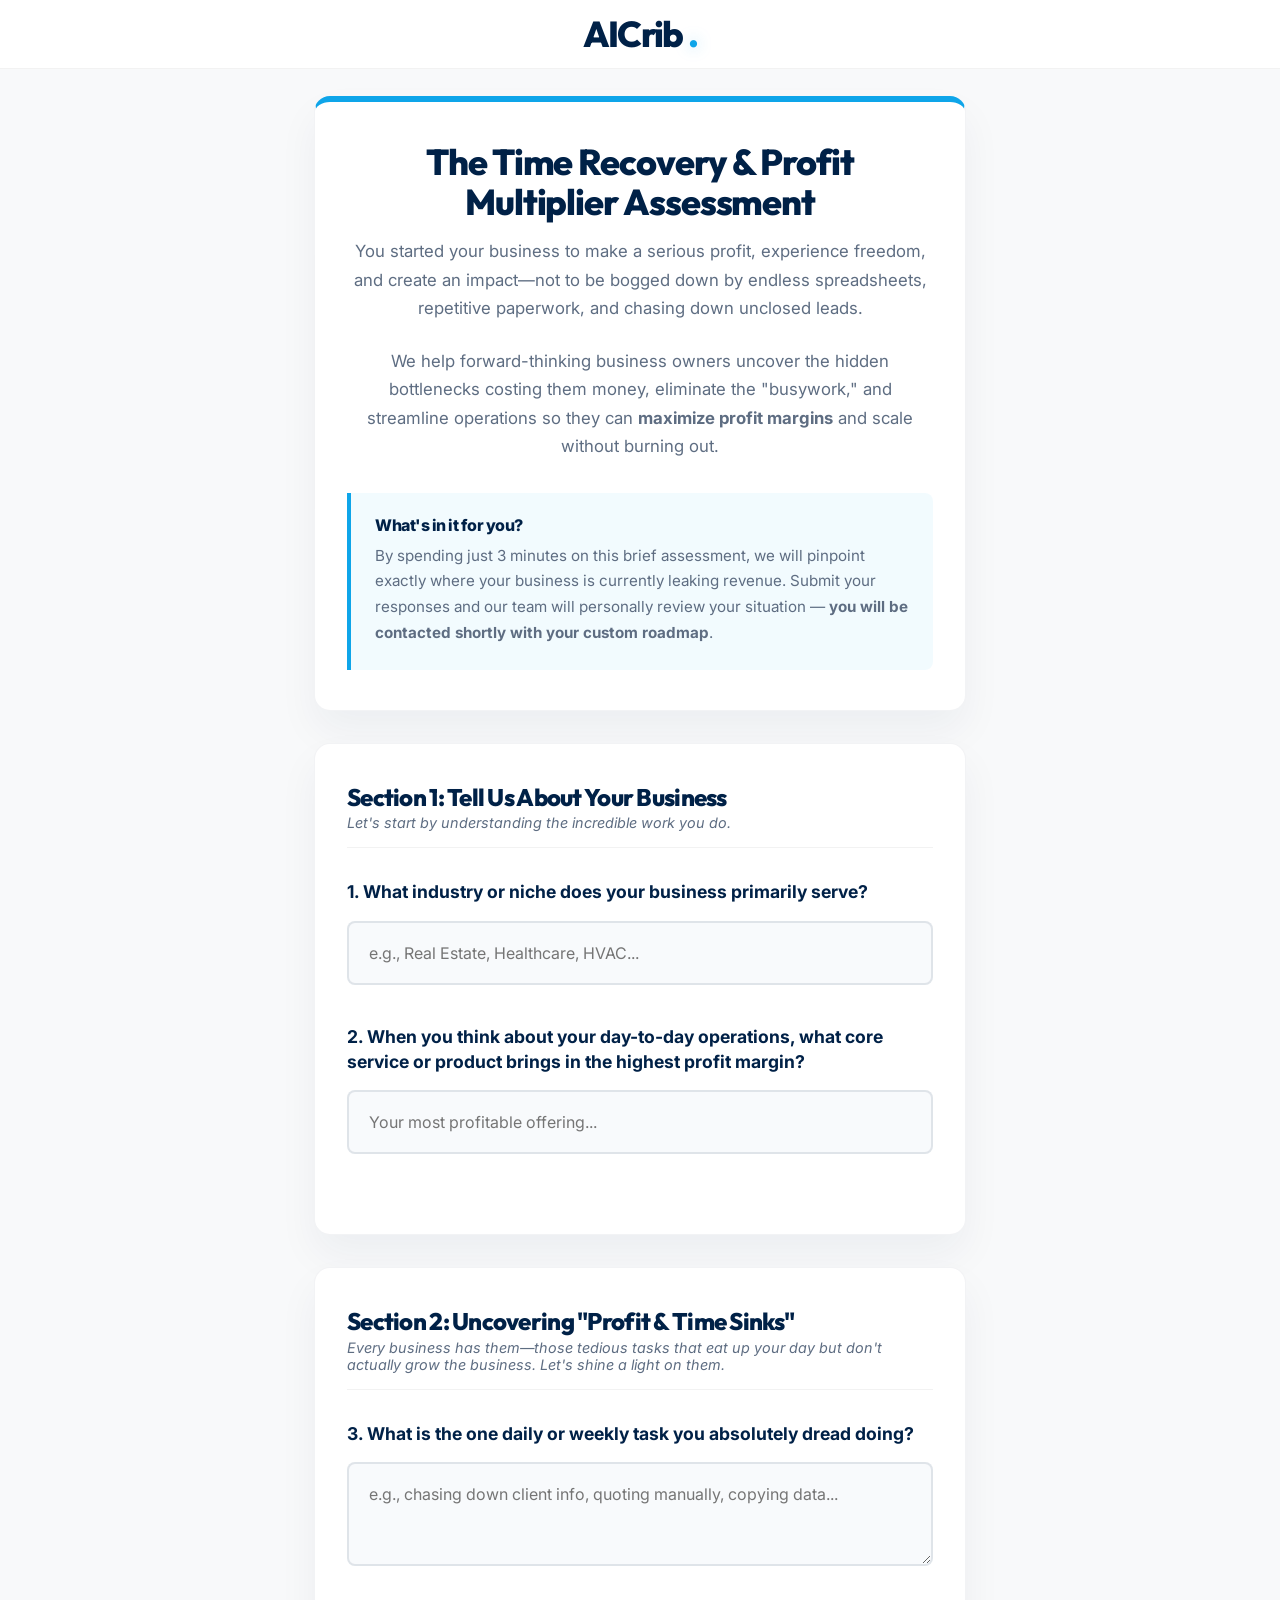
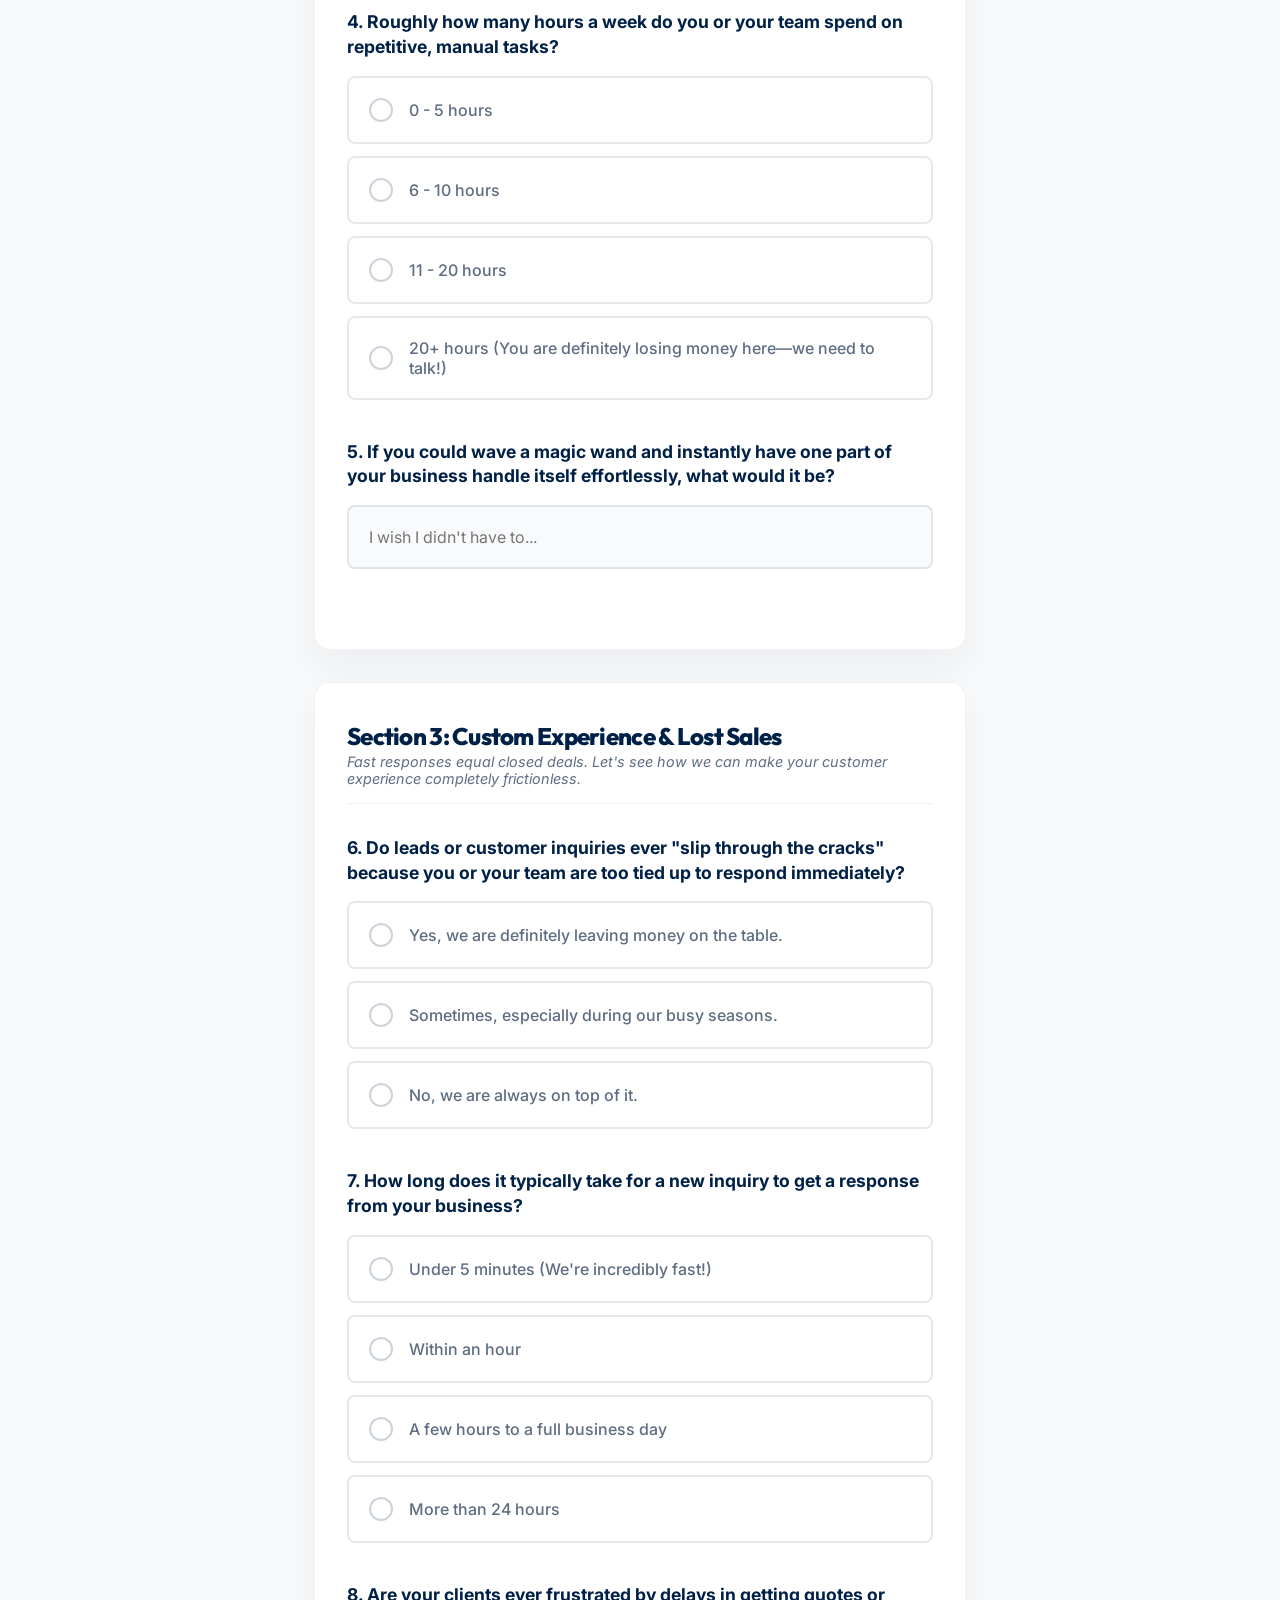
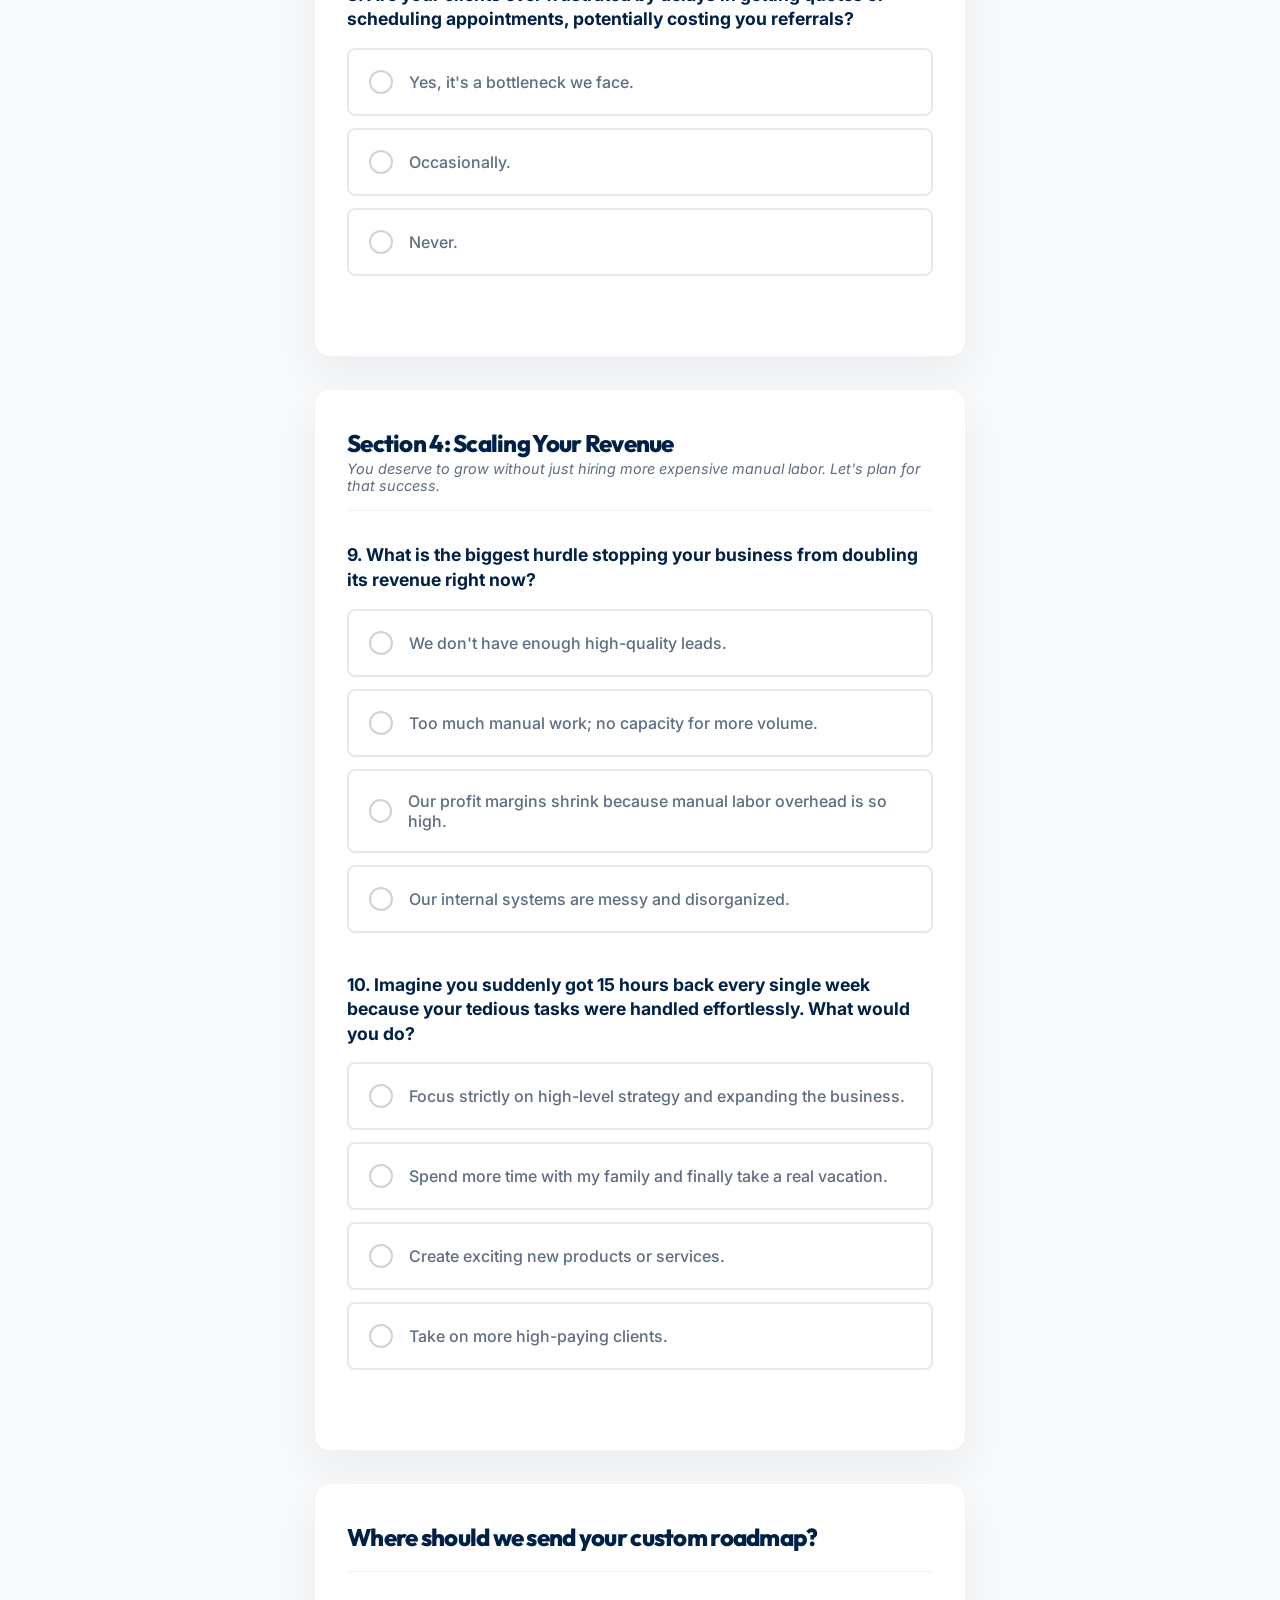
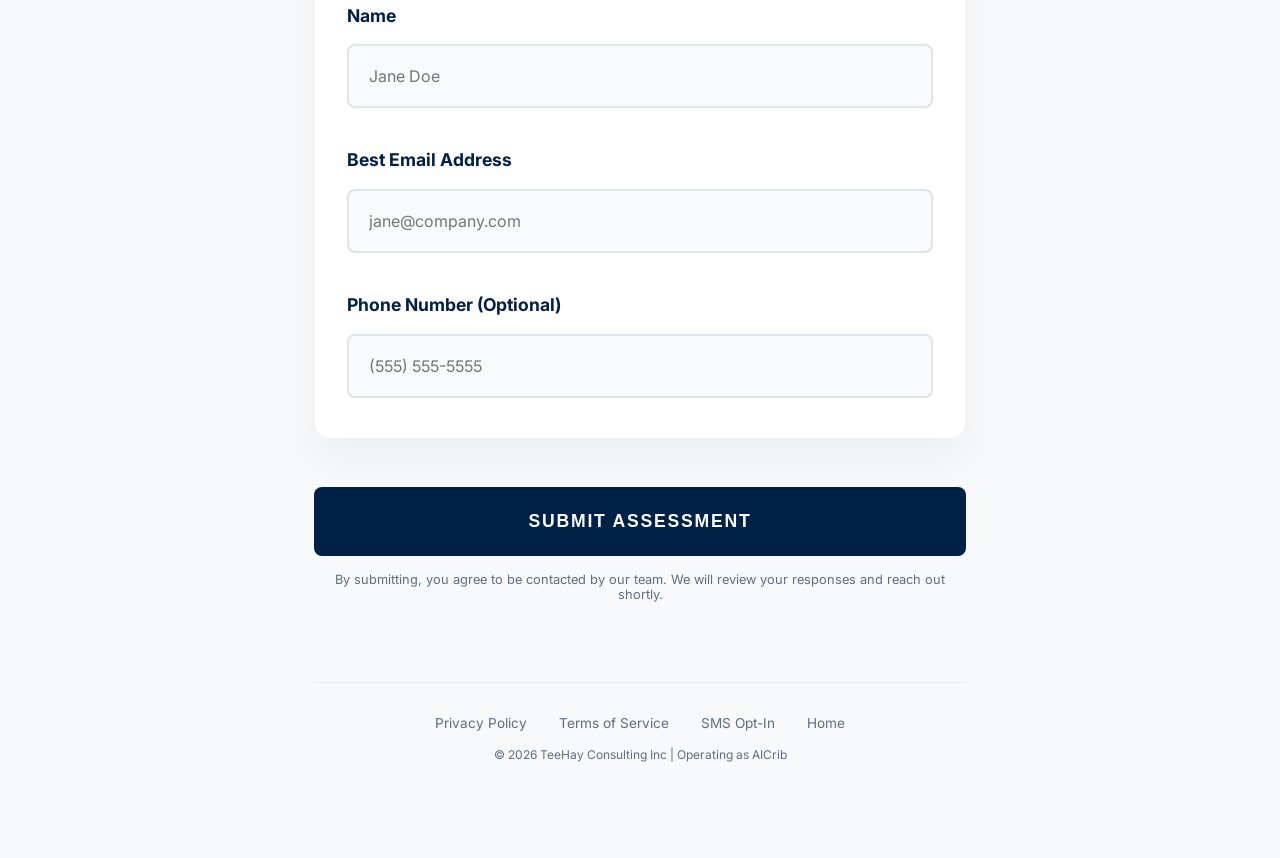
<file: assessment.html>
<!DOCTYPE html>
<html lang="en">

<head>
    <meta charset="UTF-8">
    <meta name="viewport" content="width=device-width, initial-scale=1.0, maximum-scale=1.0, user-scalable=no">
    <title>Profit & Automation Assessment | AICrib</title>
    <link rel="preconnect" href="https://fonts.googleapis.com">
    <link rel="preconnect" href="https://fonts.gstatic.com" crossorigin>
    <link
        href="https://fonts.googleapis.com/css2?family=Outfit:wght@400;500;600;800&family=Inter:wght@400;500;600;700&display=swap"
        rel="stylesheet">
    <link rel="stylesheet" href="style.css">
    <style>
        /* Mobile-First Assessment Styles */
        body {
            background-color: var(--bg-offwhite);
        }

        /* Minimal Nav specific to assessment */
        .assessment-nav {
            position: fixed;
            top: 0;
            left: 0;
            width: 100%;
            background: rgba(255, 255, 255, 0.95);
            backdrop-filter: blur(10px);
            border-bottom: 1px solid rgba(0, 0, 0, 0.05);
            padding: 1rem 1.5rem;
            z-index: 100;
            display: flex;
            justify-content: center;
        }

        .assessment-container {
            max-width: 700px;
            margin: 0 auto;
            padding: 6rem 1.5rem 4rem 1.5rem;
        }

        .survey-card {
            background: #ffffff;
            border-radius: 16px;
            padding: 2.5rem 2rem;
            box-shadow: 0 20px 40px rgba(0, 33, 71, 0.05);
            margin-bottom: 2rem;
            border: 1px solid rgba(0, 33, 71, 0.05);
        }

        .intro-card {
            text-align: center;
            border-top: 6px solid var(--accent-blue);
        }

        .intro-card h1 {
            font-size: 2.25rem;
            color: var(--bg-navy);
            margin-bottom: 1rem;
        }

        .intro-card p {
            color: var(--text-muted);
            line-height: 1.7;
            font-size: 1.05rem;
            margin-bottom: 1.5rem;
        }

        .highlight-box {
            background: rgba(14, 165, 233, 0.05);
            border-left: 4px solid var(--accent-blue);
            padding: 1.5rem;
            text-align: left;
            border-radius: 0 8px 8px 0;
            margin-top: 2rem;
        }

        .highlight-box h4 {
            color: var(--bg-navy);
            margin-bottom: 0.5rem;
            font-family: var(--font-body);
        }

        /* Form Elements */
        .section-header {
            margin-bottom: 2rem;
            padding-bottom: 1rem;
            border-bottom: 1px solid rgba(0, 0, 0, 0.05);
        }

        .section-header h3 {
            font-size: 1.5rem;
            color: var(--bg-navy);
            margin-bottom: 0.25rem;
        }

        .section-header p {
            font-size: 0.9rem;
            color: var(--text-muted);
            font-style: italic;
        }

        .question-group {
            margin-bottom: 2.5rem;
        }

        .question-label {
            display: block;
            font-weight: 700;
            color: var(--bg-navy);
            margin-bottom: 1rem;
            font-size: 1.1rem;
            line-height: 1.4;
        }

        .text-input {
            width: 100%;
            padding: 1.25rem;
            border: 2px solid rgba(0, 33, 71, 0.1);
            border-radius: 8px;
            font-family: var(--font-body);
            font-size: 1rem;
            transition: all 0.2s ease;
            background: #f8fafc;
        }

        .text-input:focus {
            outline: none;
            border-color: var(--accent-blue);
            background: #ffffff;
            box-shadow: 0 0 0 4px rgba(14, 165, 233, 0.1);
        }

        /* Giant Tap Targets for Mobile (Radio Buttons) */
        .radio-label {
            display: block;
            margin-bottom: 0.75rem;
            cursor: pointer;
        }

        .radio-label input {
            display: none;
        }

        .radio-option {
            padding: 1.25rem;
            border: 2px solid rgba(0, 33, 71, 0.1);
            border-radius: 8px;
            background: #ffffff;
            transition: all 0.2s ease;
            font-weight: 500;
            color: var(--text-muted);
            display: flex;
            align-items: center;
        }

        .radio-option::before {
            content: '';
            display: inline-block;
            width: 20px;
            height: 20px;
            border: 2px solid rgba(0, 33, 71, 0.2);
            border-radius: 50%;
            margin-right: 1rem;
            transition: all 0.2s ease;
        }

        .radio-label input:checked+.radio-option {
            border-color: var(--accent-blue);
            background: rgba(14, 165, 233, 0.05);
            color: var(--bg-navy);
            font-weight: 700;
        }

        .radio-label input:checked+.radio-option::before {
            border-color: var(--accent-blue);
            background: var(--accent-blue);
            box-shadow: inset 0 0 0 4px #ffffff;
        }

        .submit-btn {
            width: 100%;
            padding: 1.5rem;
            font-size: 1.1rem;
            border-radius: 8px;
            background: var(--bg-navy);
            color: white;
            border: none;
            font-weight: 800;
            letter-spacing: 0.1em;
            text-transform: uppercase;
            cursor: pointer;
            transition: all 0.3s ease;
            margin-top: 1rem;
        }

        .submit-btn:hover {
            background: var(--accent-blue);
            transform: translateY(-2px);
            box-shadow: 0 10px 20px rgba(14, 165, 233, 0.2);
        }

        /* Mobile specific adjustments */
        @media (max-width: 600px) {
            .intro-card h1 {
                font-size: 1.8rem;
            }

            .survey-card {
                padding: 2rem 1.25rem;
            }

            .text-input,
            .radio-option {
                padding: 1rem;
            }

            .assessment-container {
                padding-top: 5rem;
            }
        }
    </style>
</head>

<body>

    <!-- Minimal Nav -->
    <nav class="assessment-nav">
        <a href="index.html" class="logo">
            AICrib<span class="dot">.</span>
        </a>
    </nav>

    <div class="assessment-container">

        <!-- Welcome Card -->
        <div class="survey-card intro-card fade-in-up">
            <h1>The Time Recovery & Profit Multiplier Assessment</h1>
            <p>You started your business to make a serious profit, experience freedom, and create an impact—not to be
                bogged down by endless spreadsheets, repetitive paperwork, and chasing down unclosed leads.</p>
            <p>We help forward-thinking business owners uncover the hidden bottlenecks costing them money, eliminate the
                "busywork," and streamline operations so they can <strong>maximize profit margins</strong> and scale
                without burning out.</p>

            <div class="highlight-box">
                <h4>What's in it for you?</h4>
                <p style="margin-bottom: 0; font-size: 0.95rem;">By spending just 3 minutes on this brief assessment, we
                    will pinpoint exactly where your business is currently leaking revenue. Submit your responses and
                    our team will personally review your situation — <strong>you will be contacted shortly with your
                        custom roadmap</strong>.</p>
            </div>
        </div>

        <!-- Start of Form -->
        <form action="https://formsubmit.co/info@aicrib.org" method="POST" class="fade-in-up delay-1">

            <!-- Honeypot (prevents spam and bot submissions) -->
            <input type="text" name="_honey" style="display:none">

            <!-- Disable CAPTCHA redirect -->
            <input type="hidden" name="_captcha" value="false">
            <input type="hidden" name="_subject" value="New AICrib Assessment Submission!">

            <!-- SECTION 1 -->
            <div class="survey-card">
                <div class="section-header">
                    <h3>Section 1: Tell Us About Your Business</h3>
                    <p>Let's start by understanding the incredible work you do.</p>
                </div>

                <div class="question-group">
                    <label class="question-label">1. What industry or niche does your business primarily serve?</label>
                    <input type="text" name="Industry" class="text-input"
                        placeholder="e.g., Real Estate, Healthcare, HVAC..." required>
                </div>

                <div class="question-group">
                    <label class="question-label">2. When you think about your day-to-day operations, what core service
                        or product brings in the highest profit margin?</label>
                    <input type="text" name="Core Service" class="text-input"
                        placeholder="Your most profitable offering..." required>
                </div>
            </div>

            <!-- SECTION 2 -->
            <div class="survey-card">
                <div class="section-header">
                    <h3>Section 2: Uncovering "Profit & Time Sinks"</h3>
                    <p>Every business has them—those tedious tasks that eat up your day but don't actually grow the
                        business. Let's shine a light on them.</p>
                </div>

                <div class="question-group">
                    <label class="question-label">3. What is the one daily or weekly task you absolutely dread
                        doing?</label>
                    <textarea name="Dreaded Task" class="text-input" rows="3"
                        placeholder="e.g., chasing down client info, quoting manually, copying data..."
                        required></textarea>
                </div>

                <div class="question-group">
                    <label class="question-label">4. Roughly how many hours a week do you or your team spend on
                        repetitive, manual tasks?</label>

                    <label class="radio-label">
                        <input type="radio" name="Manual Hours" value="0-5 hours" required>
                        <div class="radio-option">0 - 5 hours</div>
                    </label>
                    <label class="radio-label">
                        <input type="radio" name="Manual Hours" value="6-10 hours">
                        <div class="radio-option">6 - 10 hours</div>
                    </label>
                    <label class="radio-label">
                        <input type="radio" name="Manual Hours" value="11-20 hours">
                        <div class="radio-option">11 - 20 hours</div>
                    </label>
                    <label class="radio-label">
                        <input type="radio" name="Manual Hours" value="20+ hours (Losing money!)">
                        <div class="radio-option">20+ hours (You are definitely losing money here—we need to talk!)
                        </div>
                    </label>
                </div>

                <div class="question-group">
                    <label class="question-label">5. If you could wave a magic wand and instantly have one part of your
                        business handle itself effortlessly, what would it be?</label>
                    <input type="text" name="Magic Wand Task" class="text-input"
                        placeholder="I wish I didn't have to..." required>
                </div>
            </div>

            <!-- SECTION 3 -->
            <div class="survey-card">
                <div class="section-header">
                    <h3>Section 3: Custom Experience & Lost Sales</h3>
                    <p>Fast responses equal closed deals. Let's see how we can make your customer experience completely
                        frictionless.</p>
                </div>

                <div class="question-group">
                    <label class="question-label">6. Do leads or customer inquiries ever "slip through the cracks"
                        because you or your team are too tied up to respond immediately?</label>

                    <label class="radio-label">
                        <input type="radio" name="Slipped Leads" value="Yes, leaving money on table" required>
                        <div class="radio-option">Yes, we are definitely leaving money on the table.</div>
                    </label>
                    <label class="radio-label">
                        <input type="radio" name="Slipped Leads" value="Sometimes">
                        <div class="radio-option">Sometimes, especially during our busy seasons.</div>
                    </label>
                    <label class="radio-label">
                        <input type="radio" name="Slipped Leads" value="Never">
                        <div class="radio-option">No, we are always on top of it.</div>
                    </label>
                </div>

                <div class="question-group">
                    <label class="question-label">7. How long does it typically take for a new inquiry to get a response
                        from your business?</label>

                    <label class="radio-label">
                        <input type="radio" name="Response Time" value="Under 5 minutes" required>
                        <div class="radio-option">Under 5 minutes (We're incredibly fast!)</div>
                    </label>
                    <label class="radio-label">
                        <input type="radio" name="Response Time" value="Within an hour">
                        <div class="radio-option">Within an hour</div>
                    </label>
                    <label class="radio-label">
                        <input type="radio" name="Response Time" value="A few hours to full day">
                        <div class="radio-option">A few hours to a full business day</div>
                    </label>
                    <label class="radio-label">
                        <input type="radio" name="Response Time" value="Over 24 hours">
                        <div class="radio-option">More than 24 hours</div>
                    </label>
                </div>

                <div class="question-group">
                    <label class="question-label">8. Are your clients ever frustrated by delays in getting quotes or
                        scheduling appointments, potentially costing you referrals?</label>
                    <label class="radio-label">
                        <input type="radio" name="Client Frustration" value="Yes" required>
                        <div class="radio-option">Yes, it's a bottleneck we face.</div>
                    </label>
                    <label class="radio-label">
                        <input type="radio" name="Client Frustration" value="Occasionally">
                        <div class="radio-option">Occasionally.</div>
                    </label>
                    <label class="radio-label">
                        <input type="radio" name="Client Frustration" value="Never">
                        <div class="radio-option">Never.</div>
                    </label>
                </div>
            </div>

            <!-- SECTION 4 -->
            <div class="survey-card">
                <div class="section-header">
                    <h3>Section 4: Scaling Your Revenue</h3>
                    <p>You deserve to grow without just hiring more expensive manual labor. Let's plan for that success.
                    </p>
                </div>

                <div class="question-group">
                    <label class="question-label">9. What is the biggest hurdle stopping your business from doubling its
                        revenue right now?</label>
                    <label class="radio-label">
                        <input type="radio" name="Growth Hurdle" value="Not enough leads" required>
                        <div class="radio-option">We don't have enough high-quality leads.</div>
                    </label>
                    <label class="radio-label">
                        <input type="radio" name="Growth Hurdle" value="Too much manual work">
                        <div class="radio-option">Too much manual work; no capacity for more volume.</div>
                    </label>
                    <label class="radio-label">
                        <input type="radio" name="Growth Hurdle" value="Shrinking margins">
                        <div class="radio-option">Our profit margins shrink because manual labor overhead is so high.
                        </div>
                    </label>
                    <label class="radio-label">
                        <input type="radio" name="Growth Hurdle" value="Disorganized systems">
                        <div class="radio-option">Our internal systems are messy and disorganized.</div>
                    </label>
                </div>

                <div class="question-group">
                    <label class="question-label">10. Imagine you suddenly got 15 hours back every single week because
                        your tedious tasks were handled effortlessly. What would you do?</label>
                    <label class="radio-label">
                        <input type="radio" name="Saved Time Usage" value="High level strategy" required>
                        <div class="radio-option">Focus strictly on high-level strategy and expanding the business.
                        </div>
                    </label>
                    <label class="radio-label">
                        <input type="radio" name="Saved Time Usage" value="More family time">
                        <div class="radio-option">Spend more time with my family and finally take a real vacation.</div>
                    </label>
                    <label class="radio-label">
                        <input type="radio" name="Saved Time Usage" value="Create new products">
                        <div class="radio-option">Create exciting new products or services.</div>
                    </label>
                    <label class="radio-label">
                        <input type="radio" name="Saved Time Usage" value="Take high paying clients">
                        <div class="radio-option">Take on more high-paying clients.</div>
                    </label>
                </div>
            </div>

            <!-- Name / Contact collection so you can email them back -->
            <div class="survey-card">
                <div class="section-header">
                    <h3>Where should we send your custom roadmap?</h3>
                </div>
                <div class="question-group">
                    <label class="question-label">Name</label>
                    <input type="text" name="Lead Name" class="text-input" placeholder="Jane Doe" required>
                </div>
                <div class="question-group">
                    <label class="question-label">Best Email Address</label>
                    <input type="email" name="Lead Email" class="text-input" placeholder="jane@company.com" required>
                </div>
                <div class="question-group" style="margin-bottom: 0;">
                    <label class="question-label">Phone Number (Optional)</label>
                    <input type="tel" name="Lead Phone" class="text-input" placeholder="(555) 555-5555">
                </div>
            </div>

            <button type="submit" class="submit-btn" id="submitBtn">
                Submit Assessment
            </button>
            <p
                style="text-align: center; font-size: 0.8rem; color: var(--text-muted); margin-top: 1rem; padding-bottom: 2rem;">
                By submitting, you agree to be contacted by our team. We will review your responses and reach out
                shortly.
            </p>

            <div style="text-align: center; margin-top: 3rem; padding-bottom: 2rem; border-top: 1px solid rgba(0,0,0,0.05); padding-top: 2rem;">
                <div style="display: flex; justify-content: center; gap: 2rem; font-size: 0.85rem;">
                    <a href="privacy.html" style="color: var(--text-muted); text-decoration: none;">Privacy Policy</a>
                    <a href="terms.html" style="color: var(--text-muted); text-decoration: none;">Terms of Service</a>
                    <a href="sms-optin.html" style="color: var(--text-muted); text-decoration: none;">SMS Opt-In</a>
                    <a href="index.html" style="color: var(--text-muted); text-decoration: none;">Home</a>
                </div>
                <p style="margin-top: 1rem; font-size: 0.75rem; color: var(--text-muted);">© 2026 TeeHay Consulting Inc | Operating as AICrib</p>
            </div>
        </form>
    </div>

    <!-- Small script to handle the initial fade in animation that your site uses -->
    <script>
        document.addEventListener("DOMContentLoaded", () => {
            const elements = document.querySelectorAll('.fade-in-up');
            elements.forEach(el => {
                el.style.opacity = '1';
                el.style.transform = 'translateY(0)';
            });
        });
    </script>
</body>

</html>
</file>
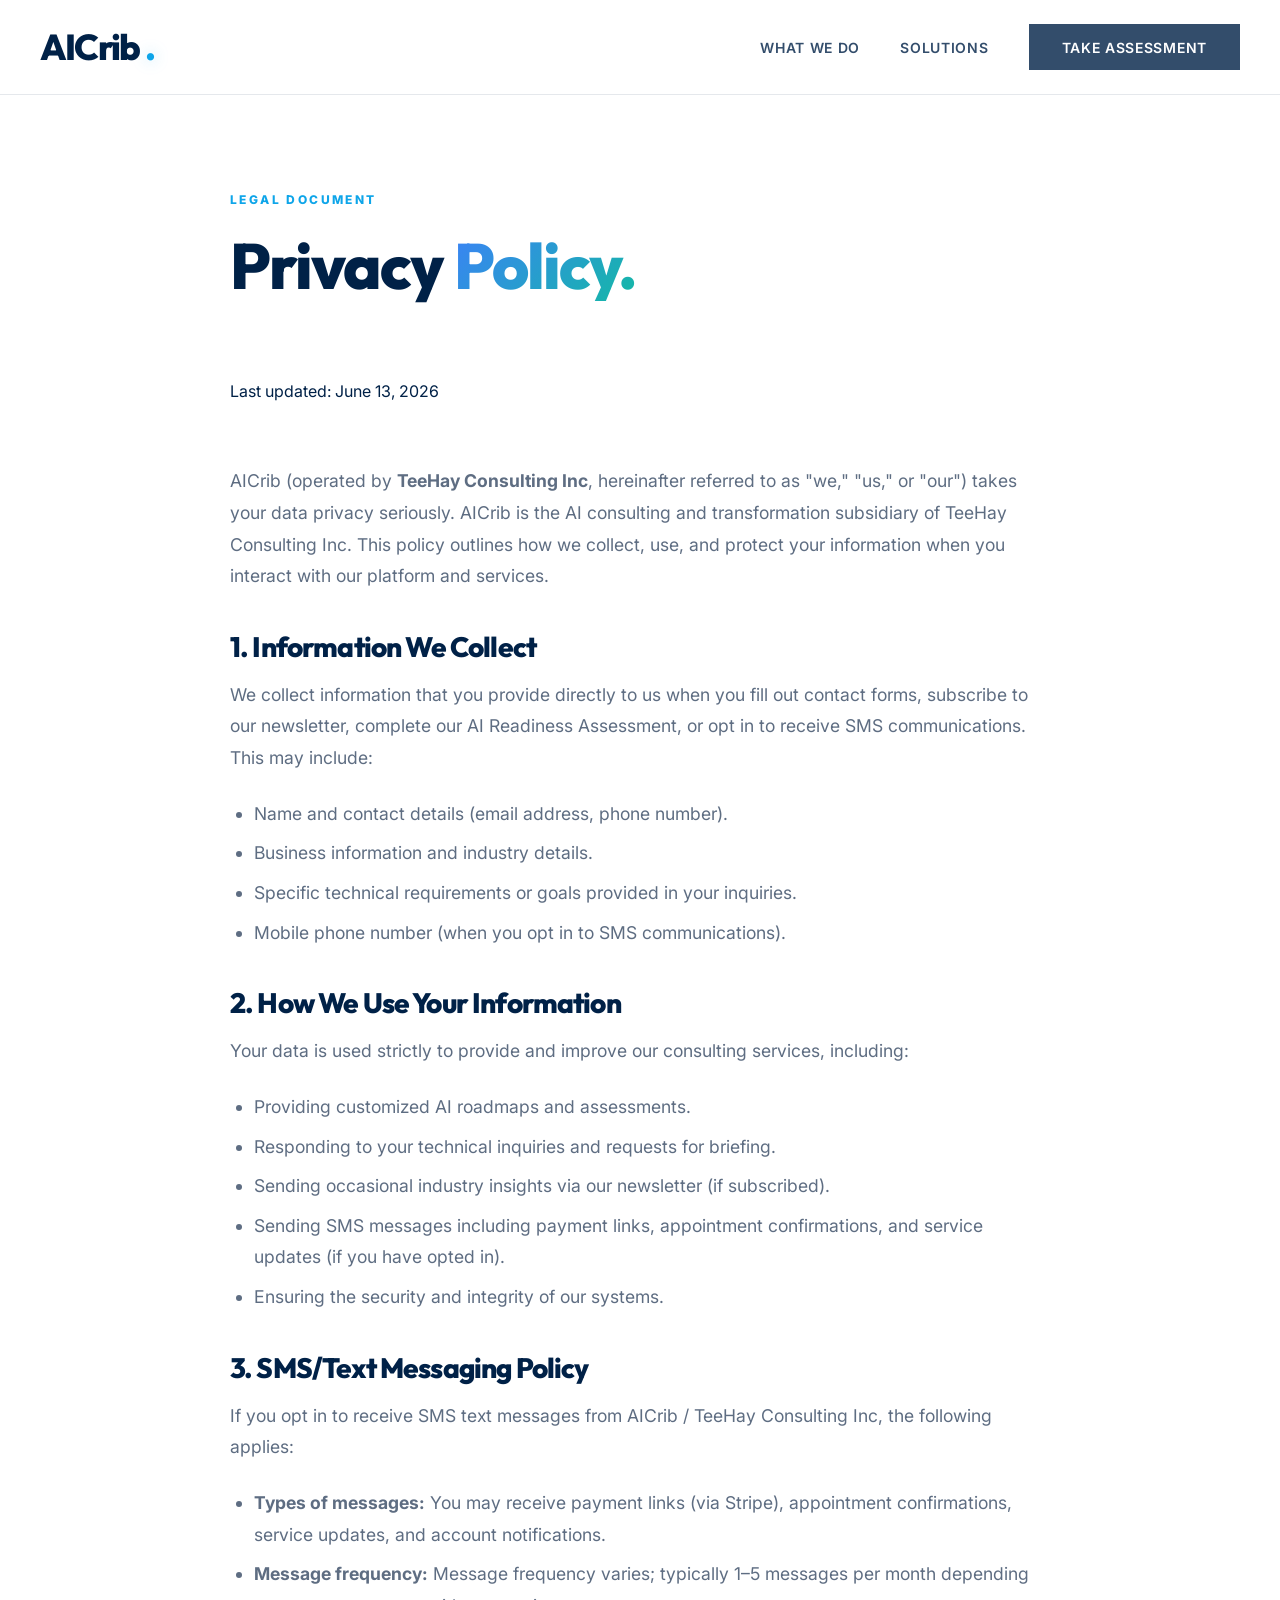
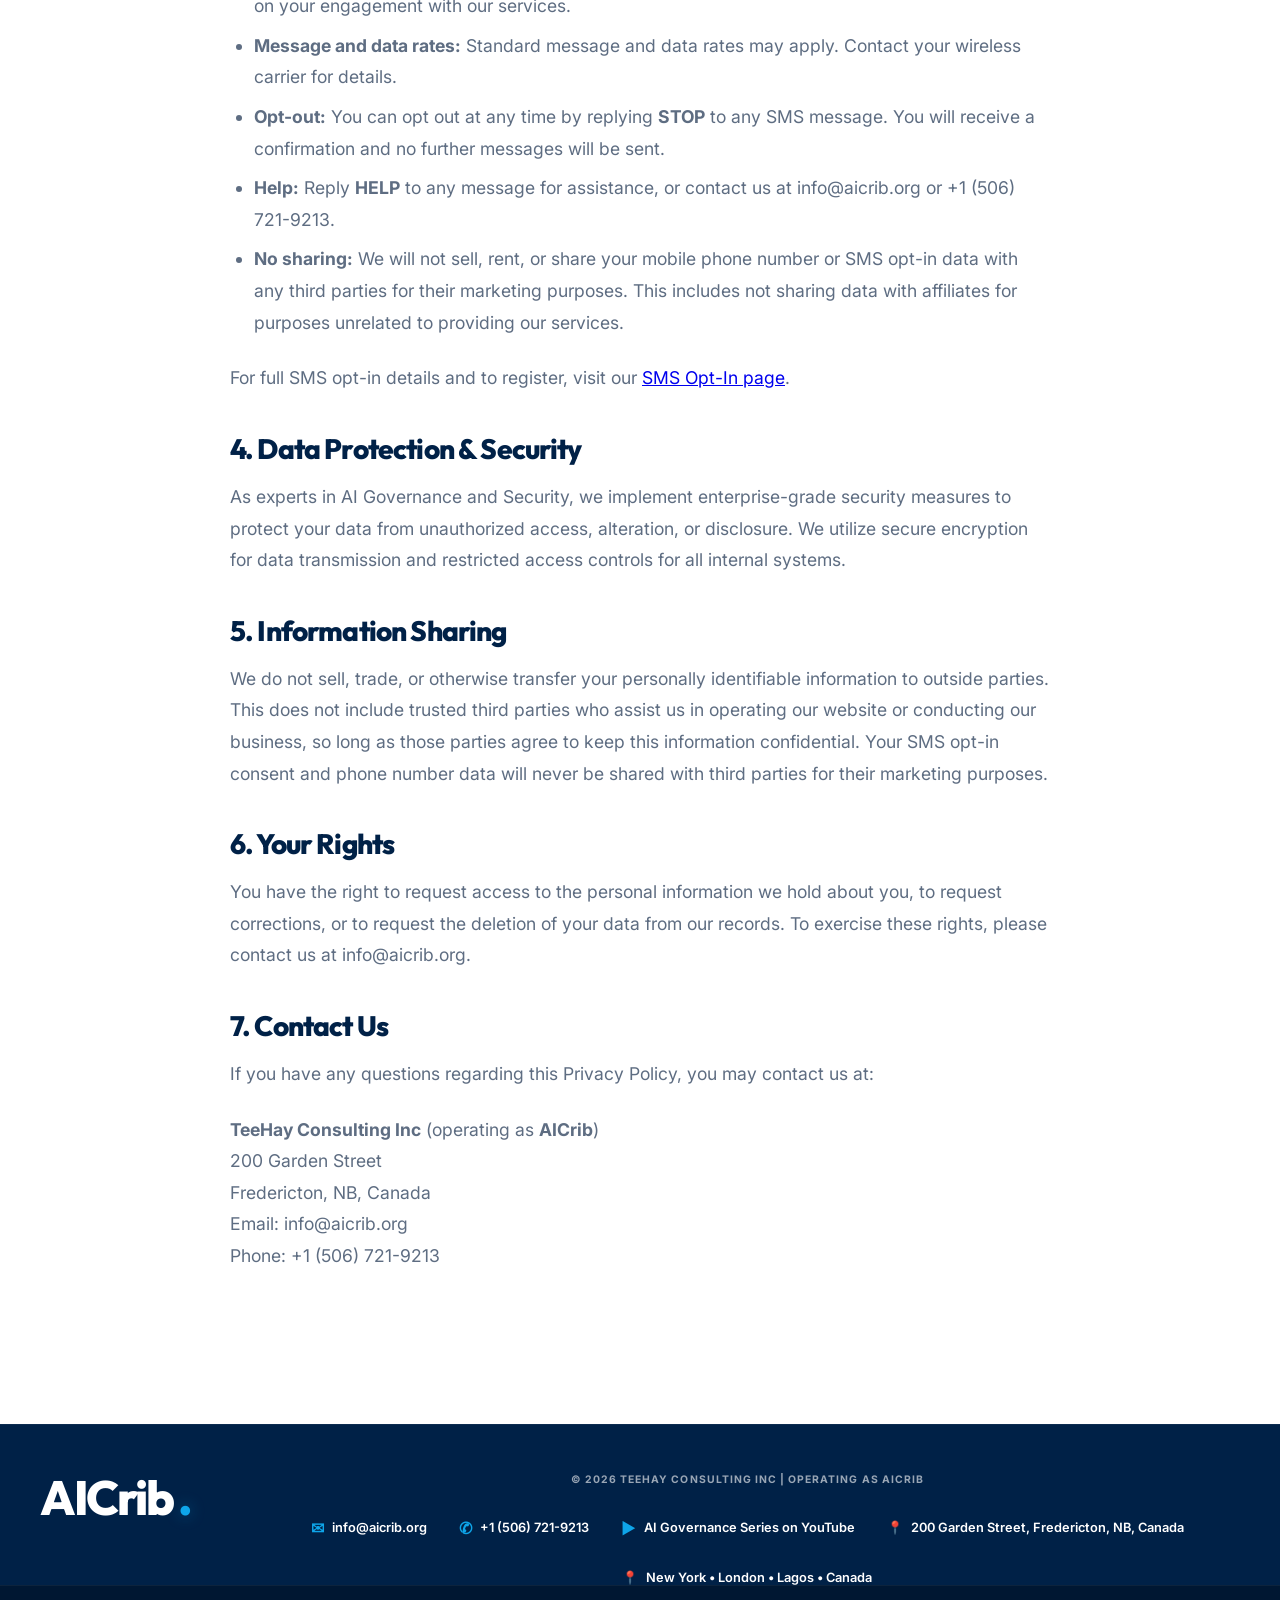
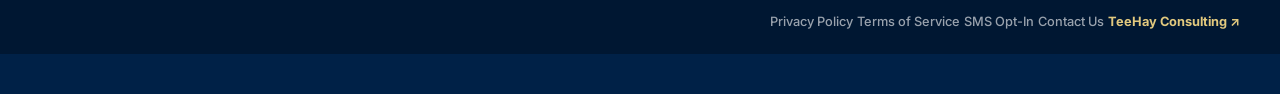
<file: privacy.html>
<!DOCTYPE html>
<html lang="en">
<head>
    <meta charset="UTF-8">
    <meta name="viewport" content="width=device-width, initial-scale=1.0">
    <title>Privacy Policy | AICrib</title>
    <link rel="preconnect" href="https://fonts.googleapis.com">
    <link rel="preconnect" href="https://fonts.gstatic.com" crossorigin>
    <link href="https://fonts.googleapis.com/css2?family=Outfit:wght@400;500;600;800&family=Inter:wght@400;500;600;700&display=swap" rel="stylesheet">
    <link rel="stylesheet" href="style.css">
    <style>
        .legal-content {
            max-width: 900px;
            margin: 0 auto;
            padding: 12rem 2.5rem 8rem;
        }
        .legal-header {
            margin-bottom: 4rem;
            text-align: left;
        }
        .legal-body {
            color: var(--text-muted);
            line-height: 1.8;
            font-size: 1.1rem;
        }
        .legal-body h2 {
            color: var(--bg-navy);
            margin: 2.5rem 0 1rem;
            font-size: 1.75rem;
        }
        .legal-body p {
            margin-bottom: 1.5rem;
        }
        .legal-body ul {
            margin-bottom: 1.5rem;
            padding-left: 1.5rem;
        }
        .legal-body li {
            margin-bottom: 0.5rem;
        }
    </style>
</head>
<body>
    <!-- Navigation -->
    <nav class="glass-nav">
        <div class="nav-container">
            <div class="nav-brand">
                <a href="index.html" class="logo">
                    AICrib<span class="dot">.</span>
                </a>
            </div>
            <ul class="nav-links">
                <li><a href="index.html#features">What we do</a></li>
                <li><a href="index.html#solutions">Solutions</a></li>
                <li><a href="assessment.html" class="btn-primary">Take Assessment</a></li>
            </ul>
        </div>
    </nav>

    <main class="legal-content">
        <div class="legal-header">
            <span class="diagonal-label">LEGAL DOCUMENT</span>
            <h1 class="section-title">Privacy <span class="text-gradient">Policy.</span></h1>
            <p>Last updated: June 13, 2026</p>
        </div>

        <div class="legal-body">
            <p>AICrib (operated by <strong>TeeHay Consulting Inc</strong>, hereinafter referred to as "we," "us," or "our") takes your data privacy seriously. AICrib is the AI consulting and transformation subsidiary of TeeHay Consulting Inc. This policy outlines how we collect, use, and protect your information when you interact with our platform and services.</p>

            <h2>1. Information We Collect</h2>
            <p>We collect information that you provide directly to us when you fill out contact forms, subscribe to our newsletter, complete our AI Readiness Assessment, or opt in to receive SMS communications. This may include:</p>
            <ul>
                <li>Name and contact details (email address, phone number).</li>
                <li>Business information and industry details.</li>
                <li>Specific technical requirements or goals provided in your inquiries.</li>
                <li>Mobile phone number (when you opt in to SMS communications).</li>
            </ul>

            <h2>2. How We Use Your Information</h2>
            <p>Your data is used strictly to provide and improve our consulting services, including:</p>
            <ul>
                <li>Providing customized AI roadmaps and assessments.</li>
                <li>Responding to your technical inquiries and requests for briefing.</li>
                <li>Sending occasional industry insights via our newsletter (if subscribed).</li>
                <li>Sending SMS messages including payment links, appointment confirmations, and service updates (if you have opted in).</li>
                <li>Ensuring the security and integrity of our systems.</li>
            </ul>

            <h2>3. SMS/Text Messaging Policy</h2>
            <p>If you opt in to receive SMS text messages from AICrib / TeeHay Consulting Inc, the following applies:</p>
            <ul>
                <li><strong>Types of messages:</strong> You may receive payment links (via Stripe), appointment confirmations, service updates, and account notifications.</li>
                <li><strong>Message frequency:</strong> Message frequency varies; typically 1–5 messages per month depending on your engagement with our services.</li>
                <li><strong>Message and data rates:</strong> Standard message and data rates may apply. Contact your wireless carrier for details.</li>
                <li><strong>Opt-out:</strong> You can opt out at any time by replying <strong>STOP</strong> to any SMS message. You will receive a confirmation and no further messages will be sent.</li>
                <li><strong>Help:</strong> Reply <strong>HELP</strong> to any message for assistance, or contact us at info@aicrib.org or +1 (506) 721-9213.</li>
                <li><strong>No sharing:</strong> We will not sell, rent, or share your mobile phone number or SMS opt-in data with any third parties for their marketing purposes. This includes not sharing data with affiliates for purposes unrelated to providing our services.</li>
            </ul>
            <p>For full SMS opt-in details and to register, visit our <a href="sms-optin.html">SMS Opt-In page</a>.</p>

            <h2>4. Data Protection & Security</h2>
            <p>As experts in AI Governance and Security, we implement enterprise-grade security measures to protect your data from unauthorized access, alteration, or disclosure. We utilize secure encryption for data transmission and restricted access controls for all internal systems.</p>

            <h2>5. Information Sharing</h2>
            <p>We do not sell, trade, or otherwise transfer your personally identifiable information to outside parties. This does not include trusted third parties who assist us in operating our website or conducting our business, so long as those parties agree to keep this information confidential. Your SMS opt-in consent and phone number data will never be shared with third parties for their marketing purposes.</p>

            <h2>6. Your Rights</h2>
            <p>You have the right to request access to the personal information we hold about you, to request corrections, or to request the deletion of your data from our records. To exercise these rights, please contact us at info@aicrib.org.</p>

            <h2>7. Contact Us</h2>
            <p>If you have any questions regarding this Privacy Policy, you may contact us at:</p>
            <p>
                <strong>TeeHay Consulting Inc</strong> (operating as <strong>AICrib</strong>)<br>
                200 Garden Street<br>
                Fredericton, NB, Canada<br>
                Email: info@aicrib.org<br>
                Phone: +1 (506) 721-9213
            </p>
        </div>
    </main>

    <footer class="glass-footer">
        <div class="container footer-inner">
            <div class="footer-brand">
                <a href="index.html" class="logo footer-logo">
                    AICrib<span class="dot">.</span>
                </a>
            </div>
            <div class="footer-info">
                <p class="copyright-text">© 2026 TEEHAY CONSULTING INC | OPERATING AS AICRIB</p>
                <div class="contact-links">
                    <a href="mailto:info@aicrib.org"><span>✉</span> info@aicrib.org</a>
                    <a href="tel:+15067219213"><span>✆</span> +1 (506) 721-9213</a>
                    <a href="https://www.youtube.com/@AI_Crib001" target="_blank" rel="noopener"><span>▶</span> AI Governance Series on YouTube</a>
                    <span id="address-info" class="location-text"><span>📍</span> 200 Garden Street, Fredericton, NB, Canada</span>
                    <span class="location-text"><span>📍</span> New York • London • Lagos • Canada</span>
                </div>
            </div>
        </div>
        <div class="footer-bottom-bar">
            <div class="container footer-bottom-inner">
                <div class="f-legal-links">
                    <a href="privacy.html">Privacy Policy</a>
                    <a href="terms.html">Terms of Service</a>
                    <a href="sms-optin.html">SMS Opt-In</a>
                    <a href="index.html#address-info">Contact Us</a>
                    <a href="teehay.html" class="f-parent-link">TeeHay Consulting ↗</a>
                </div>
            </div>
        </div>
    </footer>
</body>
</html>
</file>
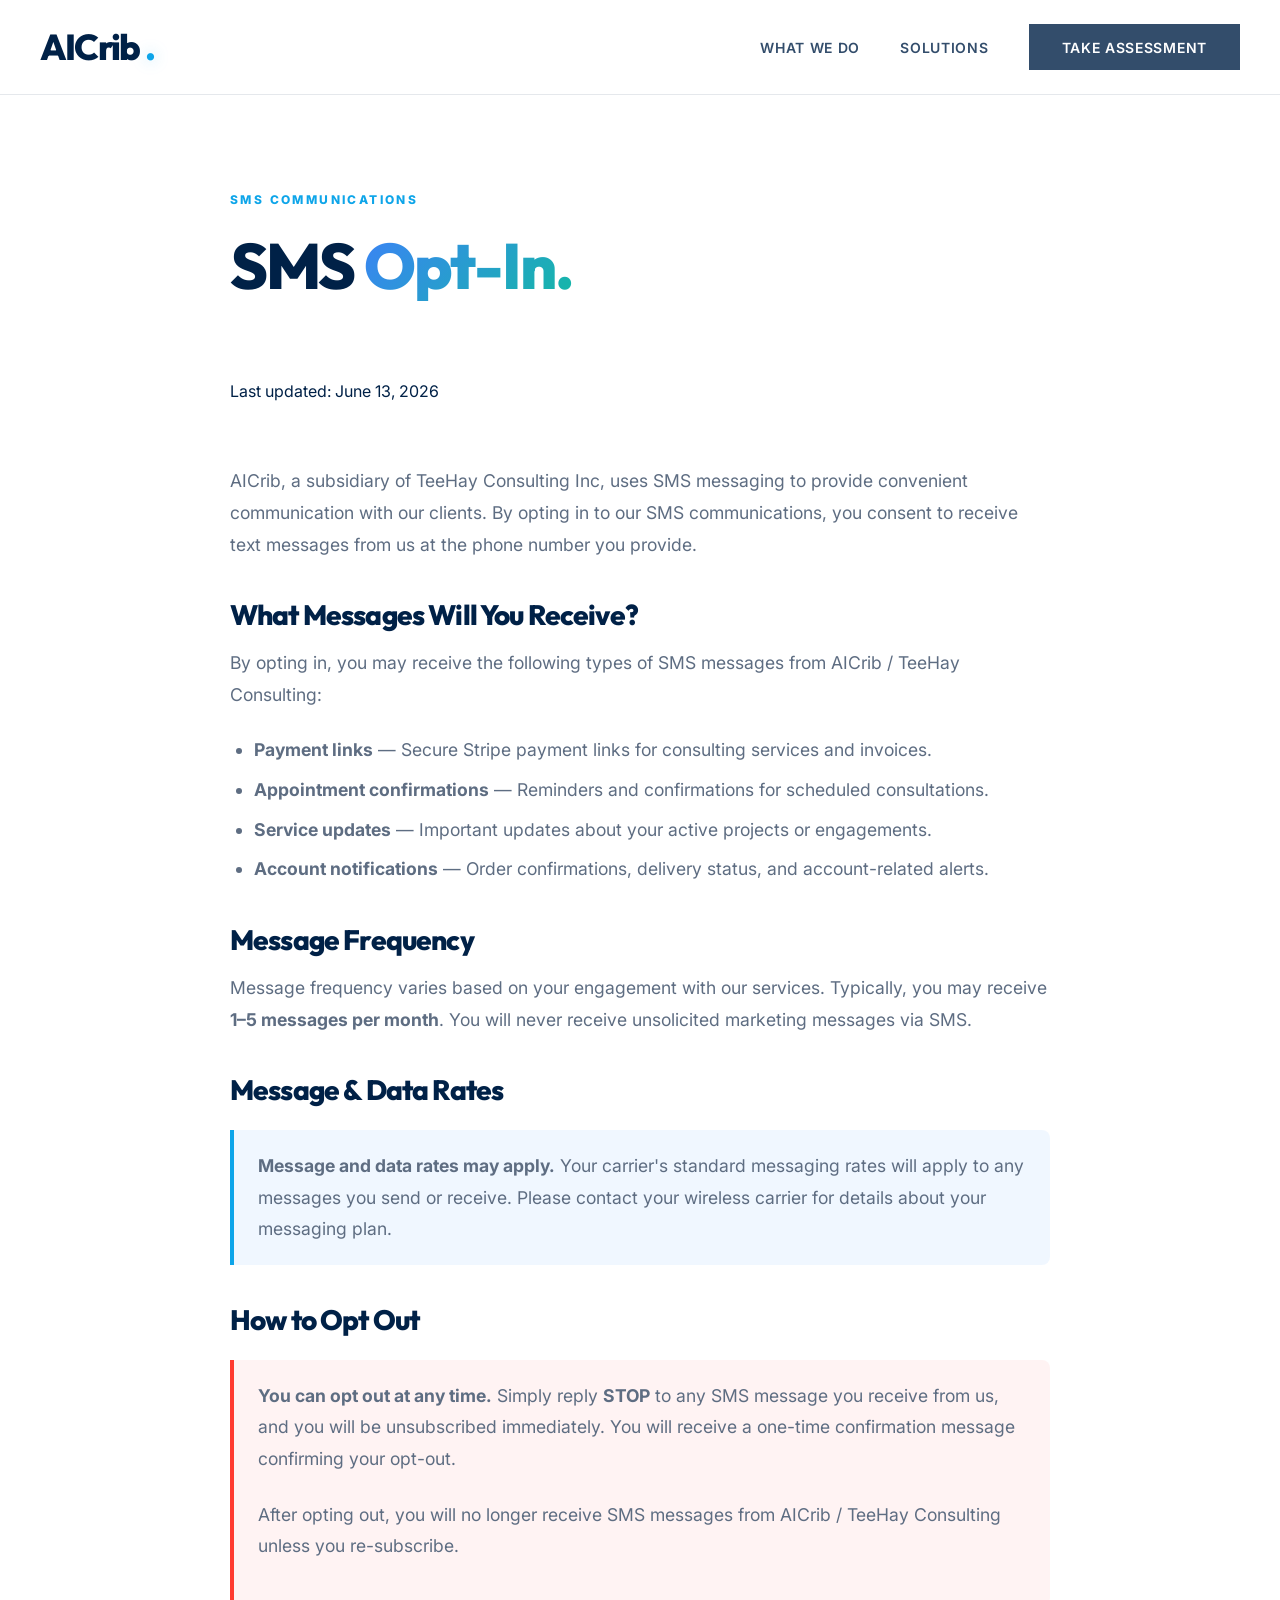
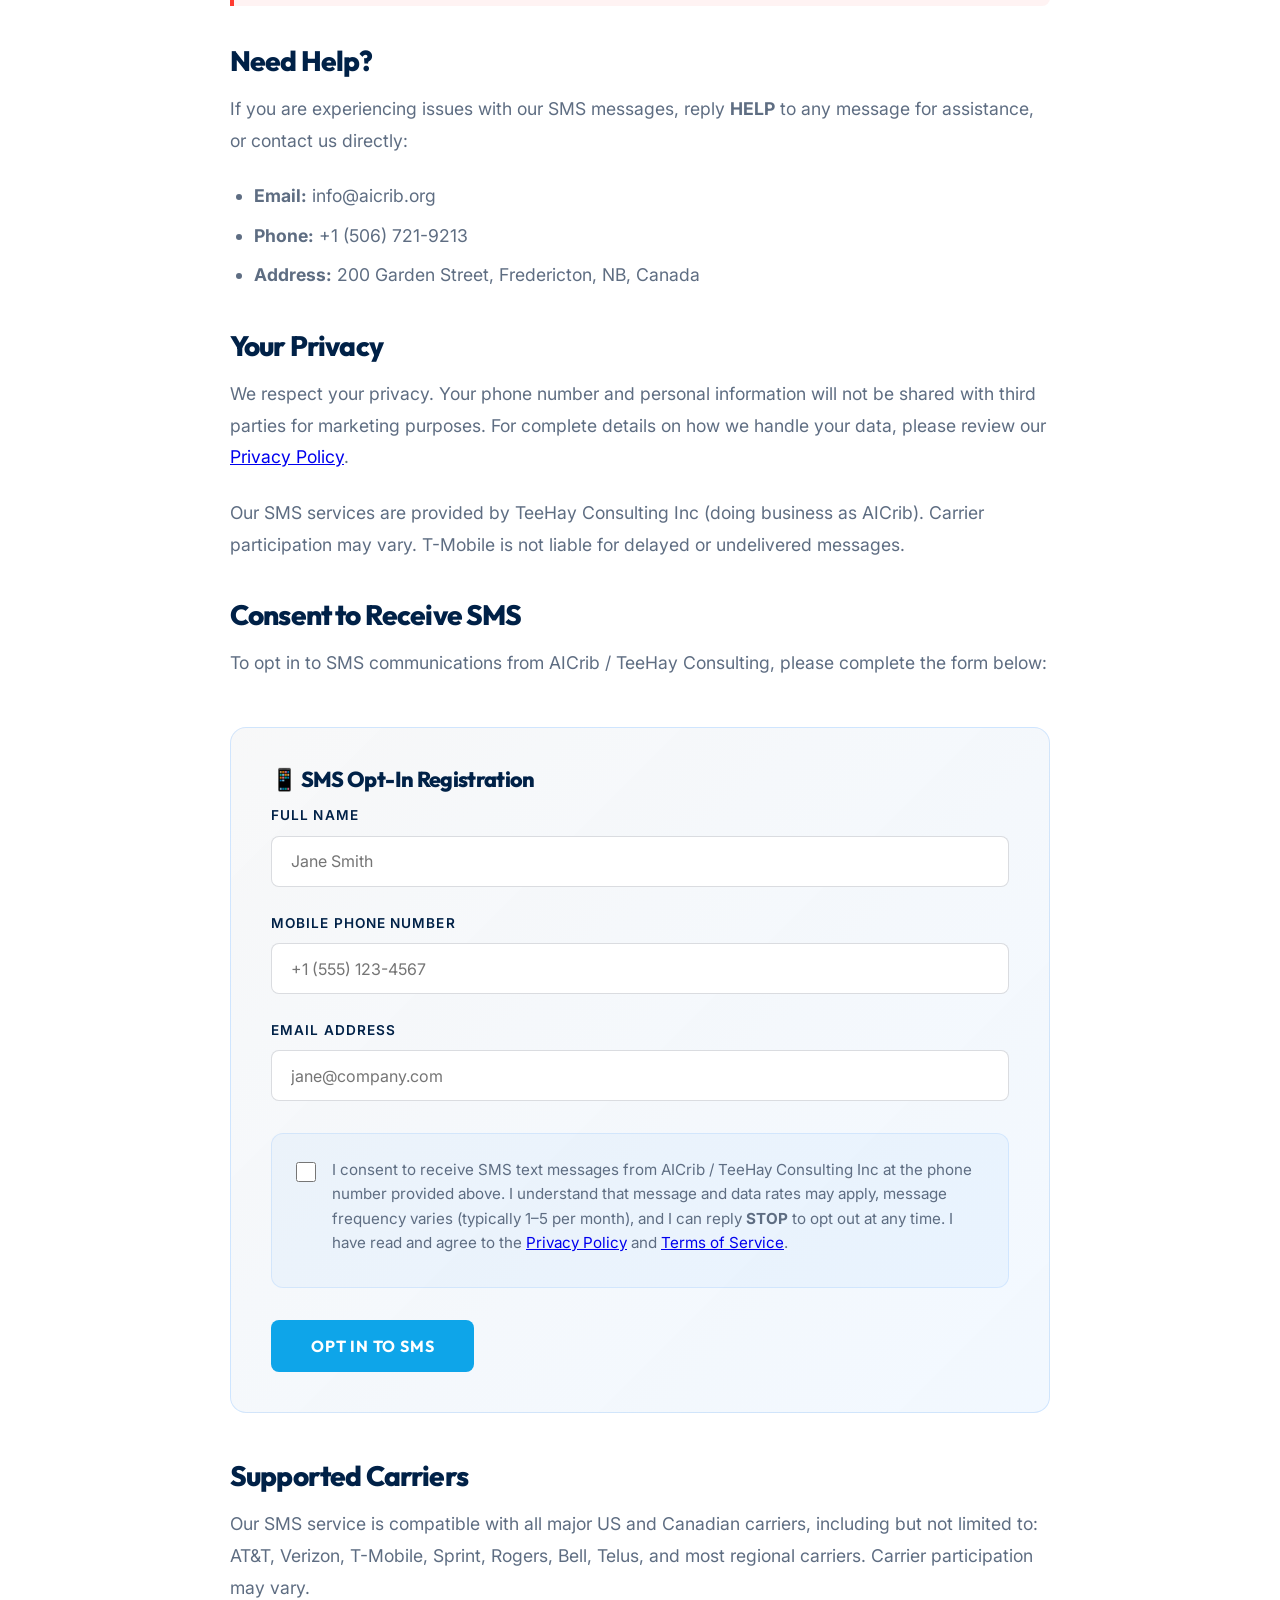
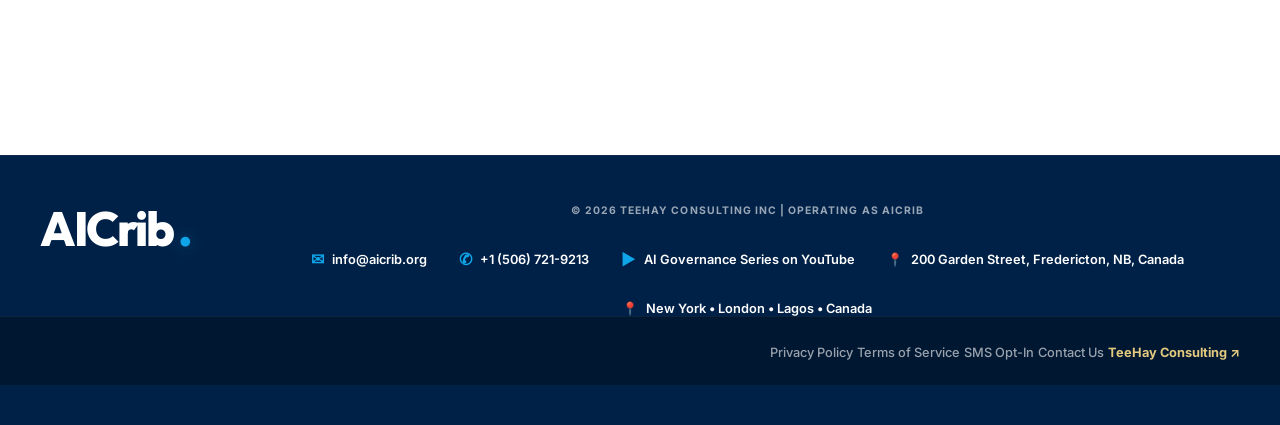
<file: sms-optin.html>
<!DOCTYPE html>
<html lang="en">
<head>
    <meta charset="UTF-8">
    <meta name="viewport" content="width=device-width, initial-scale=1.0">
    <meta name="description" content="AICrib SMS Communications Opt-In - Consent to receive SMS messages including payment links, service updates, and appointment confirmations from AICrib / TeeHay Consulting.">
    <title>SMS Opt-In | AICrib</title>
    <link rel="preconnect" href="https://fonts.googleapis.com">
    <link rel="preconnect" href="https://fonts.gstatic.com" crossorigin>
    <link href="https://fonts.googleapis.com/css2?family=Outfit:wght@400;500;600;800&family=Inter:wght@400;500;600;700&display=swap" rel="stylesheet">
    <link rel="stylesheet" href="style.css">
    <style>
        .legal-content {
            max-width: 900px;
            margin: 0 auto;
            padding: 12rem 2.5rem 8rem;
        }
        .legal-header {
            margin-bottom: 4rem;
            text-align: left;
        }
        .legal-body {
            color: var(--text-muted);
            line-height: 1.8;
            font-size: 1.1rem;
        }
        .legal-body h2 {
            color: var(--bg-navy);
            margin: 2.5rem 0 1rem;
            font-size: 1.75rem;
        }
        .legal-body h3 {
            color: var(--bg-navy);
            margin: 2rem 0 0.75rem;
            font-size: 1.35rem;
        }
        .legal-body p {
            margin-bottom: 1.5rem;
        }
        .legal-body ul {
            margin-bottom: 1.5rem;
            padding-left: 1.5rem;
        }
        .legal-body li {
            margin-bottom: 0.5rem;
        }

        /* SMS Opt-In Form */
        .sms-optin-form {
            background: linear-gradient(135deg, rgba(10, 25, 47, 0.03), rgba(0, 122, 255, 0.05));
            border: 1px solid rgba(0, 122, 255, 0.15);
            border-radius: 1rem;
            padding: 2.5rem;
            margin: 3rem 0;
        }
        .sms-optin-form h3 {
            margin-top: 0 !important;
            color: var(--bg-navy);
        }
        .sms-optin-form .form-group {
            margin-bottom: 1.5rem;
        }
        .sms-optin-form label {
            display: block;
            font-weight: 600;
            font-size: 0.85rem;
            letter-spacing: 0.08em;
            text-transform: uppercase;
            color: var(--bg-navy);
            margin-bottom: 0.5rem;
        }
        .sms-optin-form input[type="text"],
        .sms-optin-form input[type="tel"],
        .sms-optin-form input[type="email"] {
            width: 100%;
            padding: 0.9rem 1.2rem;
            border: 1px solid rgba(10, 25, 47, 0.15);
            border-radius: 0.5rem;
            font-size: 1rem;
            font-family: 'Inter', sans-serif;
            background: white;
            transition: border-color 0.3s;
            box-sizing: border-box;
        }
        .sms-optin-form input:focus {
            outline: none;
            border-color: var(--accent-blue);
        }

        /* Consent Checkbox */
        .consent-group {
            display: flex;
            align-items: flex-start;
            gap: 1rem;
            margin: 2rem 0;
            padding: 1.5rem;
            background: rgba(0, 122, 255, 0.04);
            border: 1px solid rgba(0, 122, 255, 0.1);
            border-radius: 0.75rem;
        }
        .consent-group input[type="checkbox"] {
            margin-top: 0.25rem;
            width: 20px;
            height: 20px;
            flex-shrink: 0;
            accent-color: var(--accent-blue);
        }
        .consent-group label {
            font-size: 0.95rem;
            line-height: 1.6;
            color: var(--text-muted);
            text-transform: none;
            letter-spacing: normal;
            font-weight: 400;
        }

        .sms-optin-form button[type="submit"] {
            display: inline-block;
            padding: 1rem 2.5rem;
            background: var(--accent-blue);
            color: white;
            border: none;
            border-radius: 0.5rem;
            font-size: 1rem;
            font-weight: 700;
            font-family: 'Outfit', sans-serif;
            letter-spacing: 0.05em;
            cursor: pointer;
            transition: all 0.3s;
        }
        .sms-optin-form button[type="submit"]:hover {
            background: var(--bg-navy);
            transform: translateY(-2px);
        }

        /* Info Boxes */
        .info-box {
            background: rgba(0, 122, 255, 0.06);
            border-left: 4px solid var(--accent-blue);
            padding: 1.25rem 1.5rem;
            border-radius: 0 0.5rem 0.5rem 0;
            margin: 1.5rem 0;
        }
        .info-box p {
            margin-bottom: 0.5rem;
        }
        .info-box p:last-child {
            margin-bottom: 0;
        }

        .stop-instructions {
            background: rgba(255, 59, 48, 0.06);
            border-left: 4px solid #ff3b30;
            padding: 1.25rem 1.5rem;
            border-radius: 0 0.5rem 0.5rem 0;
            margin: 1.5rem 0;
        }
    </style>
</head>
<body>
    <!-- Navigation -->
    <nav class="glass-nav">
        <div class="nav-container">
            <div class="nav-brand">
                <a href="index.html" class="logo">
                    AICrib<span class="dot">.</span>
                </a>
            </div>
            <ul class="nav-links">
                <li><a href="index.html#features">What we do</a></li>
                <li><a href="index.html#solutions">Solutions</a></li>
                <li><a href="assessment.html" class="btn-primary">Take Assessment</a></li>
            </ul>
        </div>
    </nav>

    <main class="legal-content">
        <div class="legal-header">
            <span class="diagonal-label">SMS COMMUNICATIONS</span>
            <h1 class="section-title">SMS <span class="text-gradient">Opt-In.</span></h1>
            <p>Last updated: June 13, 2026</p>
        </div>

        <div class="legal-body">
            <p>AICrib, a subsidiary of TeeHay Consulting Inc, uses SMS messaging to provide convenient communication with our clients. By opting in to our SMS communications, you consent to receive text messages from us at the phone number you provide.</p>

            <h2>What Messages Will You Receive?</h2>
            <p>By opting in, you may receive the following types of SMS messages from AICrib / TeeHay Consulting:</p>
            <ul>
                <li><strong>Payment links</strong> — Secure Stripe payment links for consulting services and invoices.</li>
                <li><strong>Appointment confirmations</strong> — Reminders and confirmations for scheduled consultations.</li>
                <li><strong>Service updates</strong> — Important updates about your active projects or engagements.</li>
                <li><strong>Account notifications</strong> — Order confirmations, delivery status, and account-related alerts.</li>
            </ul>

            <h2>Message Frequency</h2>
            <p>Message frequency varies based on your engagement with our services. Typically, you may receive <strong>1–5 messages per month</strong>. You will never receive unsolicited marketing messages via SMS.</p>

            <h2>Message & Data Rates</h2>
            <div class="info-box">
                <p><strong>Message and data rates may apply.</strong> Your carrier's standard messaging rates will apply to any messages you send or receive. Please contact your wireless carrier for details about your messaging plan.</p>
            </div>

            <h2>How to Opt Out</h2>
            <div class="stop-instructions">
                <p><strong>You can opt out at any time.</strong> Simply reply <strong>STOP</strong> to any SMS message you receive from us, and you will be unsubscribed immediately. You will receive a one-time confirmation message confirming your opt-out.</p>
                <p>After opting out, you will no longer receive SMS messages from AICrib / TeeHay Consulting unless you re-subscribe.</p>
            </div>

            <h2>Need Help?</h2>
            <p>If you are experiencing issues with our SMS messages, reply <strong>HELP</strong> to any message for assistance, or contact us directly:</p>
            <ul>
                <li><strong>Email:</strong> info@aicrib.org</li>
                <li><strong>Phone:</strong> +1 (506) 721-9213</li>
                <li><strong>Address:</strong> 200 Garden Street, Fredericton, NB, Canada</li>
            </ul>

            <h2>Your Privacy</h2>
            <p>We respect your privacy. Your phone number and personal information will not be shared with third parties for marketing purposes. For complete details on how we handle your data, please review our <a href="privacy.html">Privacy Policy</a>.</p>
            <p>Our SMS services are provided by TeeHay Consulting Inc (doing business as AICrib). Carrier participation may vary. T-Mobile is not liable for delayed or undelivered messages.</p>

            <h2>Consent to Receive SMS</h2>
            <p>To opt in to SMS communications from AICrib / TeeHay Consulting, please complete the form below:</p>

            <!-- SMS Opt-In Form -->
            <form class="sms-optin-form" id="smsOptInForm" action="https://formsubmit.co/info@aicrib.org" method="POST">
                <!-- Anti-spam honeypot -->
                <input type="text" name="_honey" style="display:none">
                <!-- Disable CAPTCHA -->
                <input type="hidden" name="_captcha" value="false">
                <!-- Custom subject line -->
                <input type="hidden" name="_subject" value="New SMS Opt-In Consent - AICrib">

                <h3>📱 SMS Opt-In Registration</h3>

                <div class="form-group">
                    <label for="smsName">Full Name</label>
                    <input type="text" name="Full Name" id="smsName" placeholder="Jane Smith" required>
                </div>

                <div class="form-group">
                    <label for="smsPhone">Mobile Phone Number</label>
                    <input type="tel" name="Phone Number" id="smsPhone" placeholder="+1 (555) 123-4567" required>
                </div>

                <div class="form-group">
                    <label for="smsEmail">Email Address</label>
                    <input type="email" name="Email" id="smsEmail" placeholder="jane@company.com" required>
                </div>

                <div class="consent-group">
                    <input type="checkbox" id="smsConsent" name="SMS Consent" value="Yes, I consent to receive SMS messages" required>
                    <label for="smsConsent">
                        I consent to receive SMS text messages from AICrib / TeeHay Consulting Inc at the phone number provided above. I understand that message and data rates may apply, message frequency varies (typically 1–5 per month), and I can reply <strong>STOP</strong> to opt out at any time. I have read and agree to the <a href="privacy.html">Privacy Policy</a> and <a href="terms.html">Terms of Service</a>.
                    </label>
                </div>

                <button type="submit" id="smsOptInBtn">OPT IN TO SMS</button>
            </form>

            <h2>Supported Carriers</h2>
            <p>Our SMS service is compatible with all major US and Canadian carriers, including but not limited to: AT&T, Verizon, T-Mobile, Sprint, Rogers, Bell, Telus, and most regional carriers. Carrier participation may vary.</p>
        </div>
    </main>

    <footer class="glass-footer">
        <div class="container footer-inner">
            <div class="footer-brand">
                <a href="index.html" class="logo footer-logo">
                    AICrib<span class="dot">.</span>
                </a>
            </div>
            <div class="footer-info">
                <p class="copyright-text">© 2026 TEEHAY CONSULTING INC | OPERATING AS AICRIB</p>
                <div class="contact-links">
                    <a href="mailto:info@aicrib.org"><span>✉</span> info@aicrib.org</a>
                    <a href="tel:+15067219213"><span>✆</span> +1 (506) 721-9213</a>
                    <a href="https://www.youtube.com/@AI_Crib001" target="_blank" rel="noopener"><span>▶</span> AI Governance Series on YouTube</a>
                    <span id="address-info" class="location-text"><span>📍</span> 200 Garden Street, Fredericton, NB, Canada</span>
                    <span class="location-text"><span>📍</span> New York • London • Lagos • Canada</span>
                </div>
            </div>
        </div>
        <div class="footer-bottom-bar">
            <div class="container footer-bottom-inner">
                <div class="f-legal-links">
                    <a href="privacy.html">Privacy Policy</a>
                    <a href="terms.html">Terms of Service</a>
                    <a href="sms-optin.html">SMS Opt-In</a>
                    <a href="index.html#address-info">Contact Us</a>
                    <a href="teehay.html" class="f-parent-link">TeeHay Consulting ↗</a>
                </div>
            </div>
        </div>
    </footer>
</body>
</html>
</file>
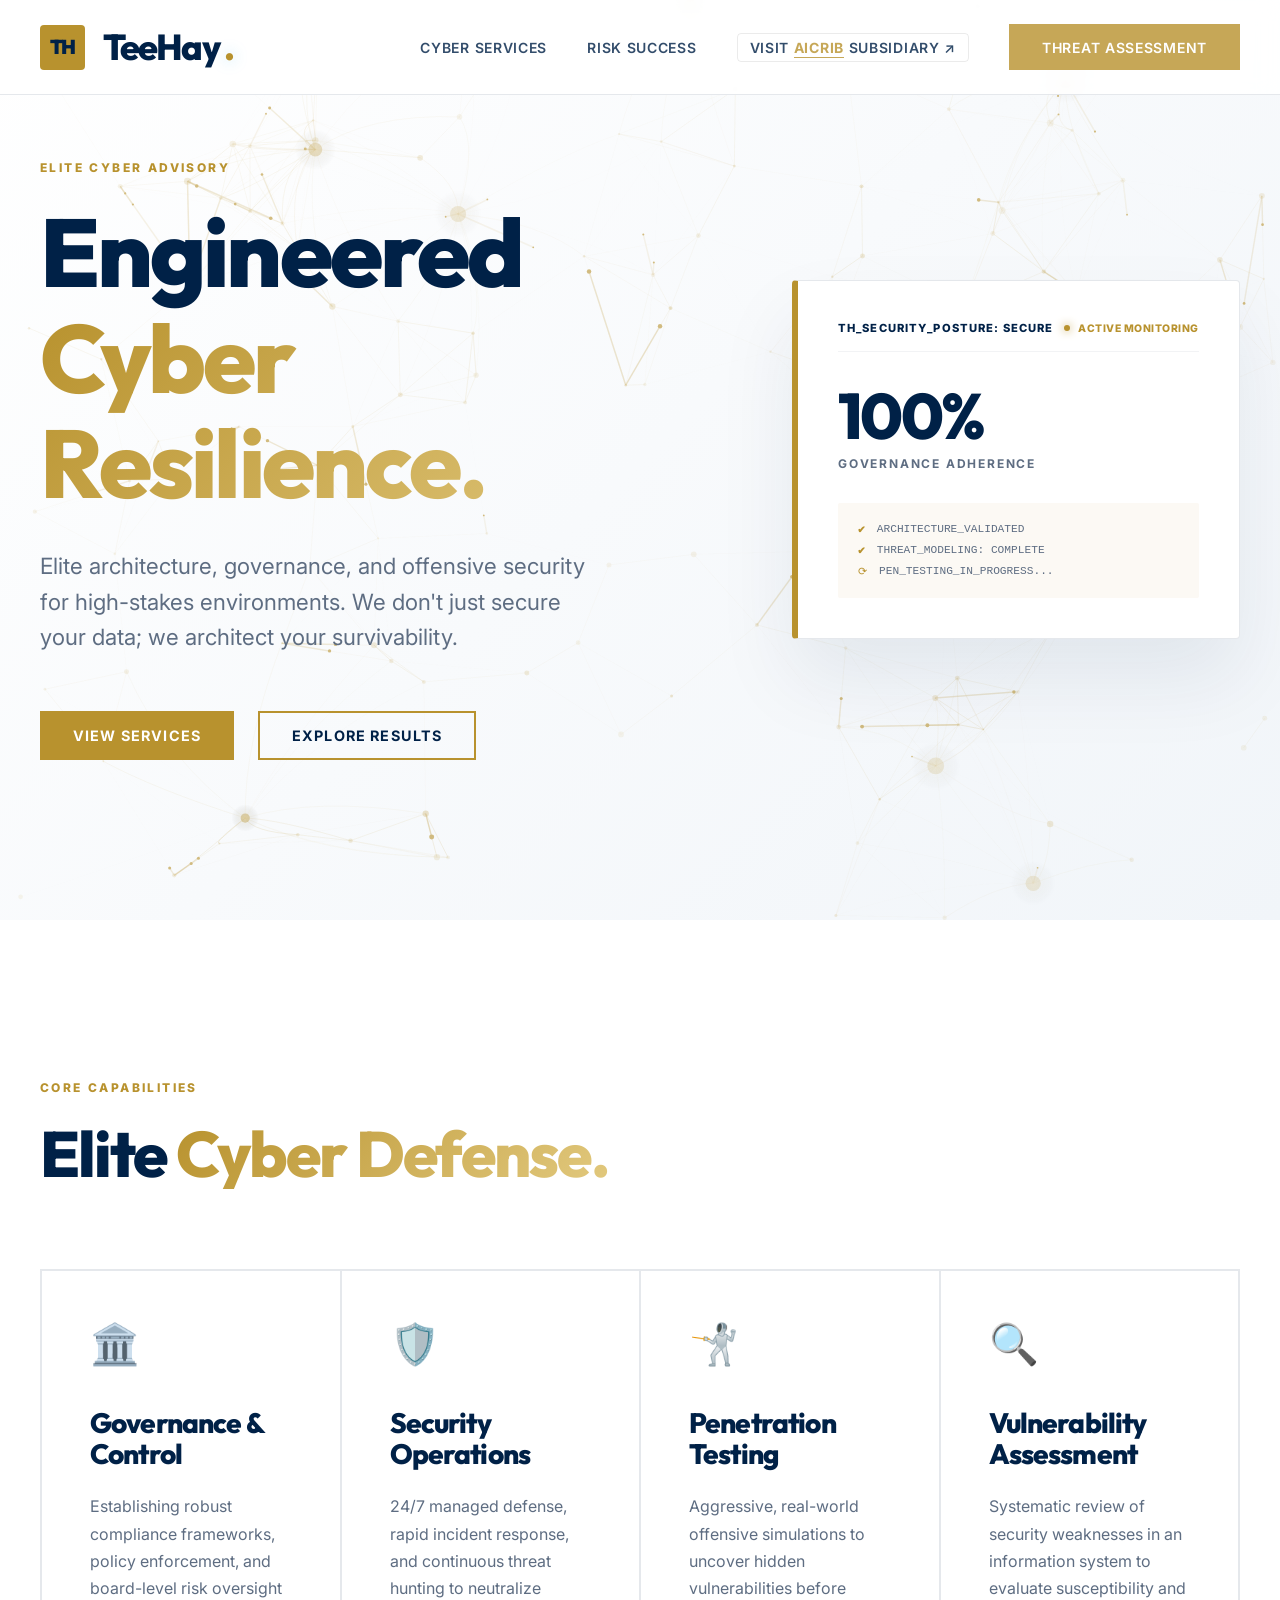
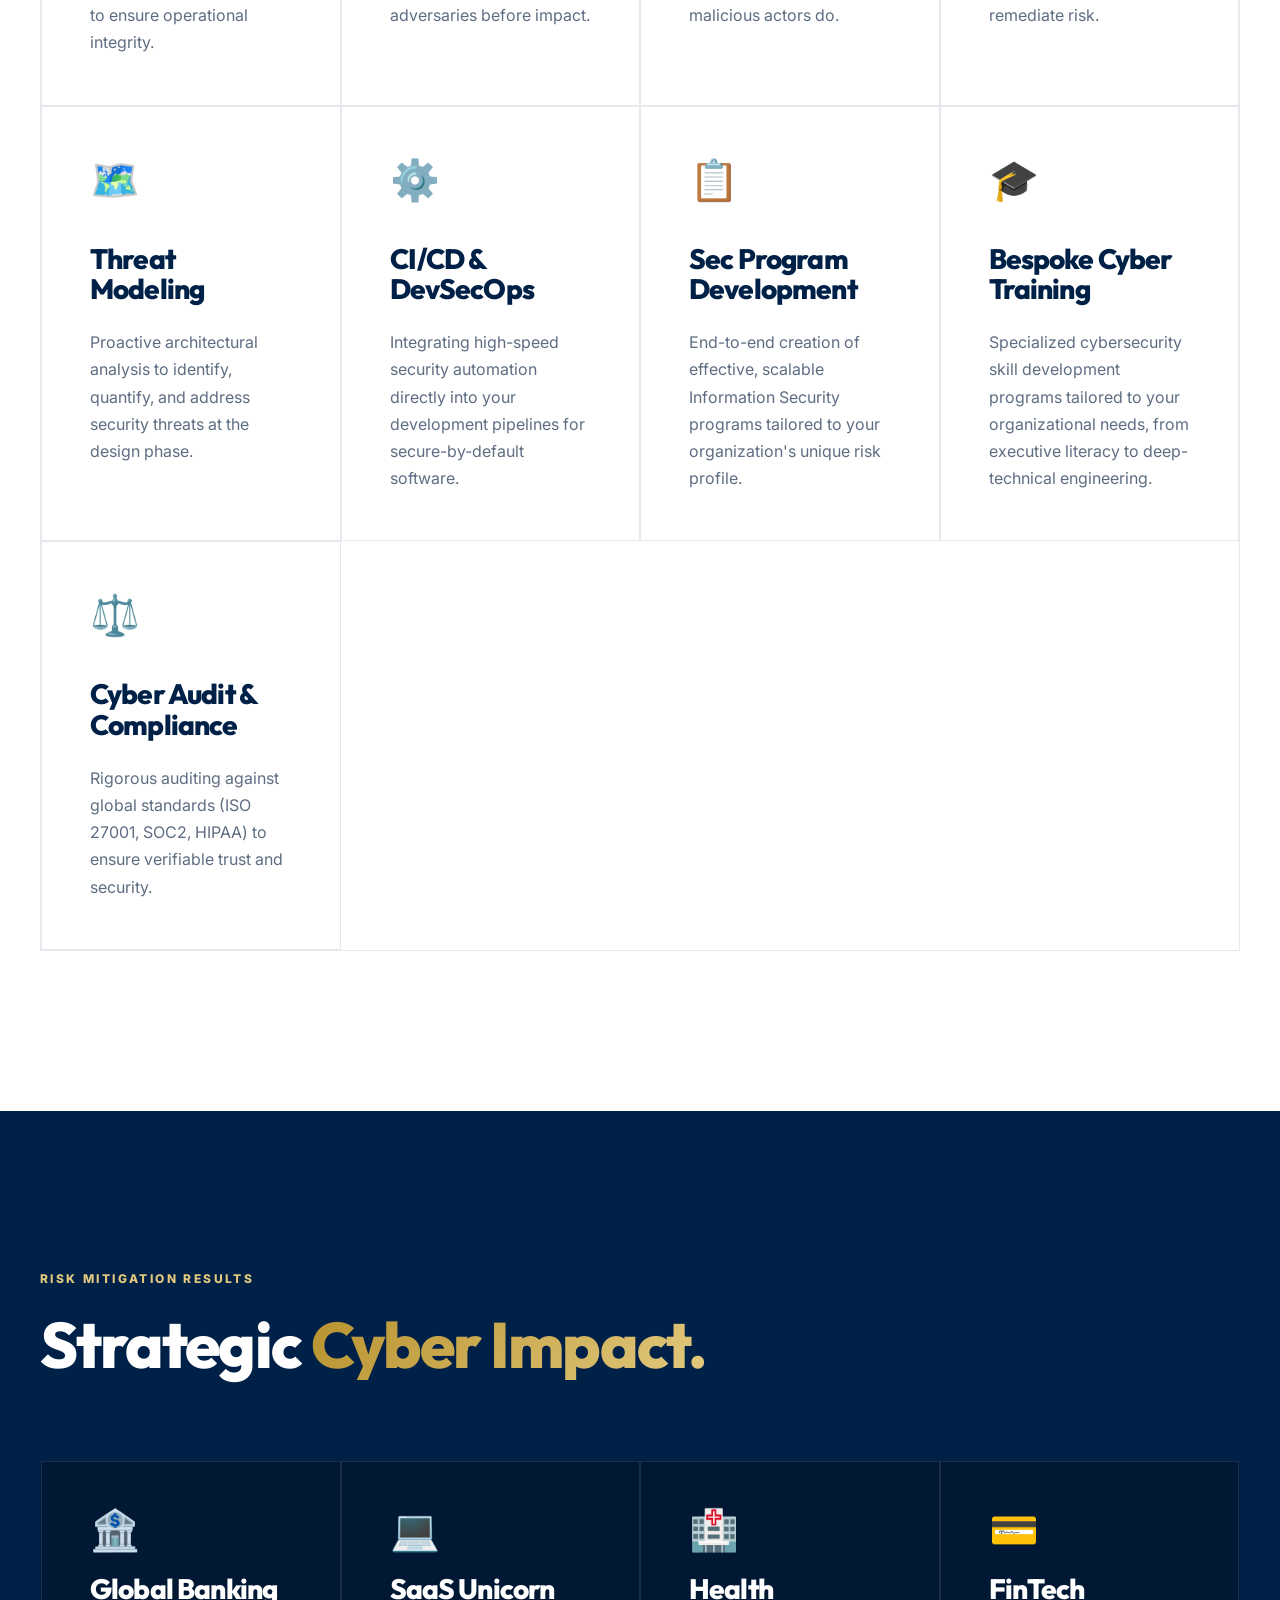
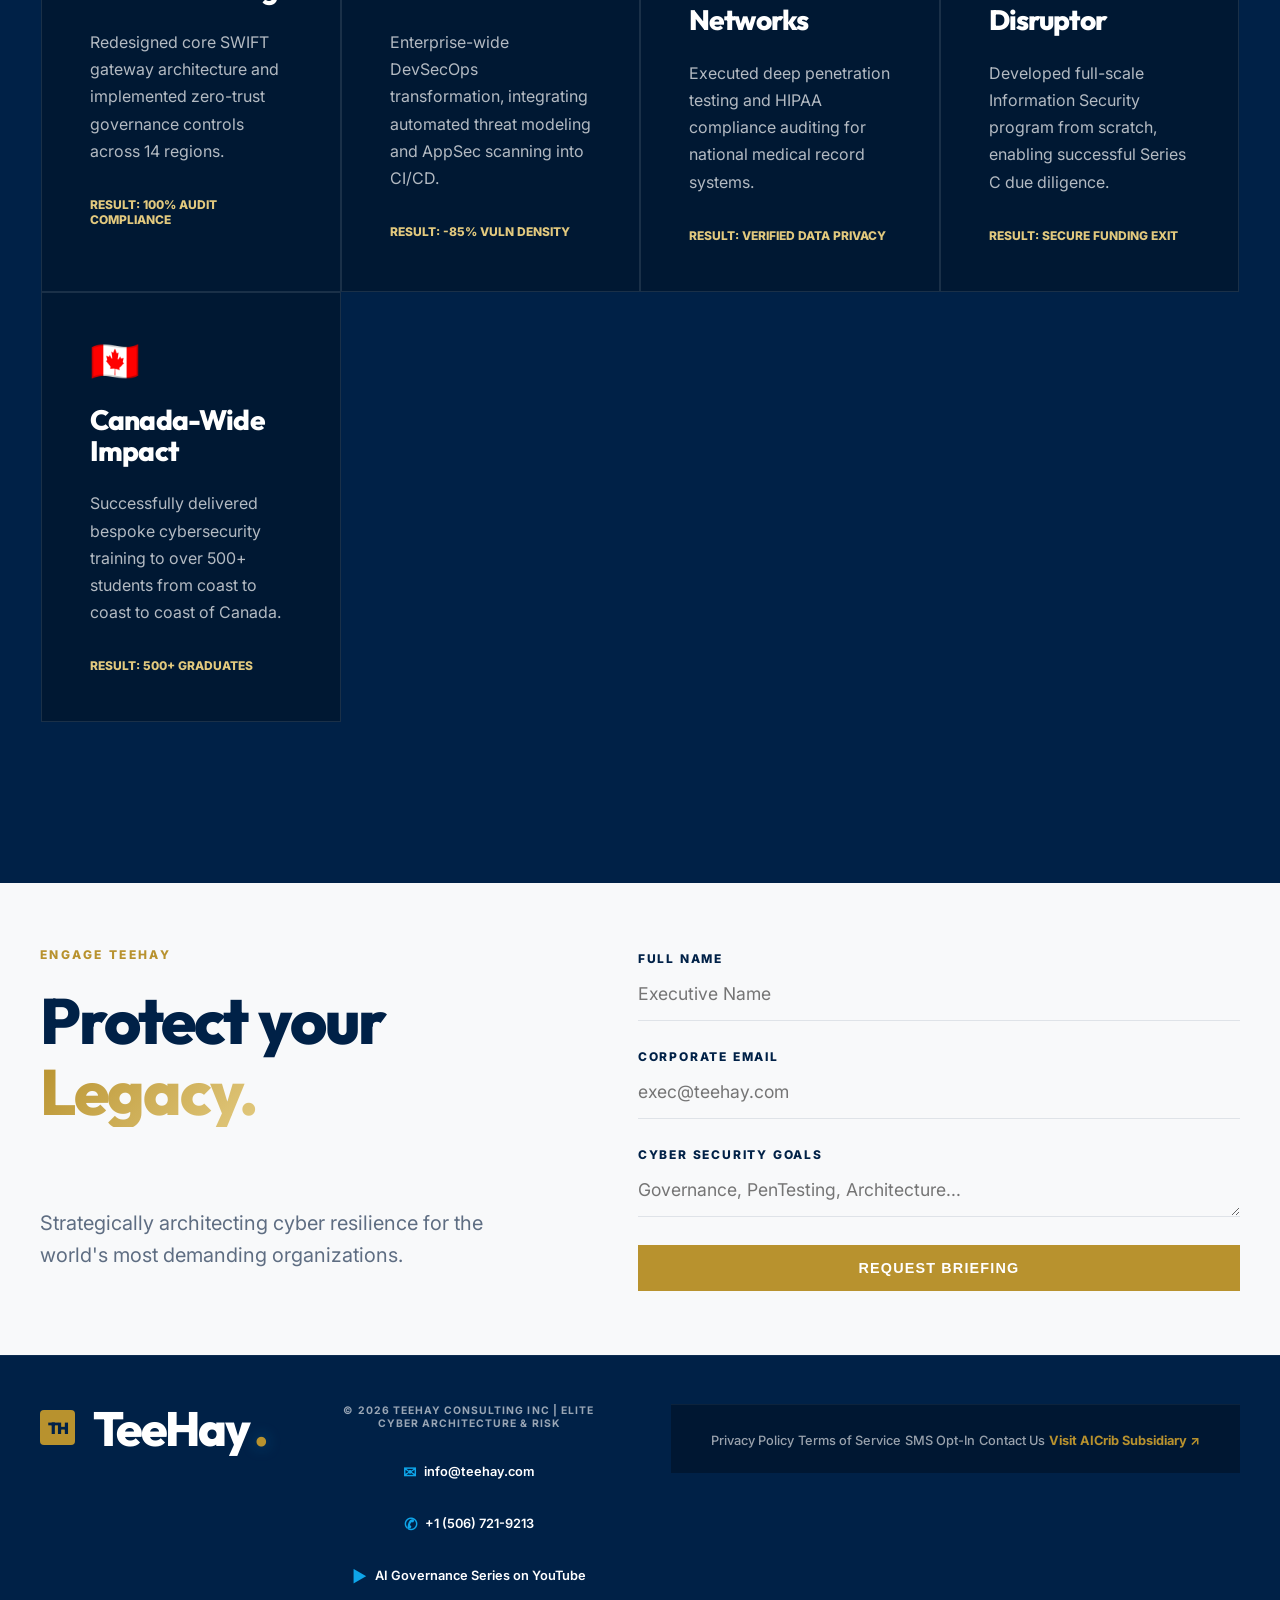
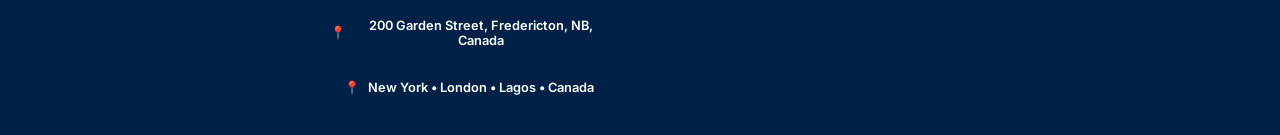
<file: teehay.html>
<!DOCTYPE html>
<html lang="en">
<head>
    <meta charset="UTF-8">
    <meta name="viewport" content="width=device-width, initial-scale=1.0">
    <meta name="description" content="TeeHay Consulting - Elite Cyber Risk, Security Architecture, and Governance for the digital age.">
    <title>TeeHay Consulting | Elite Cyber Risk & Architecture</title>
    <link rel="preconnect" href="https://fonts.googleapis.com">
    <link rel="preconnect" href="https://fonts.gstatic.com" crossorigin>
    <link href="https://fonts.googleapis.com/css2?family=Outfit:wght@400;500;600;800&family=Inter:wght@400;500;600;700&display=swap" rel="stylesheet">
    <link rel="stylesheet" href="style.css?v=4">
    <style>
        :root {
            --accent-gold: #b8922e;
            --accent-gold-light: #e2c97e;
            --teehay-gradient: linear-gradient(135deg, #b8922e 0%, #e2c97e 100%);
        }
        .teehay-text-gradient {
            background: var(--teehay-gradient);
            -webkit-background-clip: text;
            -webkit-text-fill-color: transparent;
            background-clip: text;
            color: transparent;
            display: inline-block;
        }
        .th-logo-box {
            width: 45px;
            height: 45px;
            background: var(--accent-gold);
            color: var(--bg-navy);
            font-weight: 900;
            display: flex;
            align-items: center;
            justify-content: center;
            border-radius: 4px;
            margin-right: 12px;
            font-size: 1.25rem;
        }
    </style>
</head>
<body class="teehay-page">
    <!-- Architect Grid Lines -->
    <div class="site-builder-lines">
        <div class="line"></div>
        <div class="line"></div>
        <div class="line"></div>
        <div class="line"></div>
    </div>

    <!-- Navigation -->
    <nav class="glass-nav">
        <div class="nav-container">
            <div class="nav-brand">
                <a href="index.html" class="logo" style="display: flex; align-items: center;">
                    <div class="th-logo-box">TH</div>
                    TeeHay<span class="dot" style="color: var(--accent-gold);">.</span>
                </a>
            </div>
            <ul class="nav-links" id="navLinks">
                <li><a href="#cyber-services">Cyber Services</a></li>
                <li><a href="#proven-risk">Risk Success</a></li>
                <li><a href="index.html" class="subsidiary-badge" style="margin-top:0; border: 1px solid rgba(0,0,0,0.1); padding: 5px 12px; border-radius: 4px;">
                    Visit <strong>AICrib</strong> Subsidiary ↗
                </a></li>
                <li><a href="assessment.html" class="btn-primary" style="background: var(--accent-gold); border-color: var(--accent-gold);">Threat Assessment</a></li>
            </ul>
            <div class="mobile-menu-toggle" id="mobileMenuToggle">☰</div>
        </div>
    </nav>

    <main>
        <!-- ===== HERO ===== -->
        <header class="hero section" id="hero">
            <canvas id="hero-canvas" class="hero-canvas"></canvas>
            <div class="container hero-inner relative-z">
                <div class="hero-text">
                    <span class="diagonal-label fade-in-up" style="color: var(--accent-gold);">ELITE CYBER ADVISORY</span>
                    <h1 class="fade-in-up delay-1">Engineered <span class="teehay-text-gradient">Cyber Resilience.</span></h1>
                    <p class="fade-in-up delay-2">Elite architecture, governance, and offensive security for high-stakes environments. We don't just secure your data; we architect your survivability.</p>
                    <div class="hero-actions fade-in-up delay-3">
                        <a href="#cyber-services" class="btn-primary" style="background: var(--accent-gold); border-color: var(--accent-gold);">View Services</a>
                        <a href="#proven-risk" class="btn-secondary" style="border-color: var(--accent-gold); color: var(--bg-navy);">Explore Results</a>
                    </div>
                </div>
                <div class="hero-visual fade-in-right delay-2">
                    <div class="mockup-card active-engine" style="border-left-color: var(--accent-gold);">
                        <div class="mockup-header-row">
                            <span class="engine-id">TH_SECURITY_POSTURE: SECURE</span>
                            <div class="status-beat">
                                <span class="beat-dot" style="background: var(--accent-gold); box-shadow: 0 0 10px var(--accent-gold);"></span>
                                <span class="beat-text" style="color: var(--accent-gold);">ACTIVE MONITORING</span>
                            </div>
                        </div>

                        <div class="engine-main-metric">
                            <span class="metric-val">100%</span>
                            <span class="metric-lab">GOVERNANCE ADHERENCE</span>
                        </div>

                        <div class="deployment-stream" style="background: rgba(184, 146, 46, 0.05);">
                            <div class="stream-line"><span class="suc" style="color: var(--accent-gold);">✔</span> ARCHITECTURE_VALIDATED</div>
                            <div class="stream-line"><span class="suc" style="color: var(--accent-gold);">✔</span> THREAT_MODELING: COMPLETE</div>
                            <div class="stream-line"><span class="ld" style="color: var(--accent-gold);">⟳</span> PEN_TESTING_IN_PROGRESS...</div>
                        </div>
                    </div>
                </div>
            </div>
        </header>

        <!-- ===== SERVICES ===== -->
        <section id="cyber-services" class="features section">
            <div class="container container-relative">
                <span class="diagonal-label fade-in-up" style="color: var(--accent-gold);">CORE CAPABILITIES</span>
                <h2 class="section-title fade-in-up">Elite <span class="teehay-text-gradient">Cyber Defense.</span></h2>
                <div class="features-grid">
                    <div class="feature-card fade-in-up delay-1">
                        <span class="feature-icon">🏛️</span>
                        <h3>Governance & Control</h3>
                        <p>Establishing robust compliance frameworks, policy enforcement, and board-level risk oversight to ensure operational integrity.</p>
                    </div>
                    <div class="feature-card fade-in-up delay-2">
                        <span class="feature-icon">🛡️</span>
                        <h3>Security Operations</h3>
                        <p>24/7 managed defense, rapid incident response, and continuous threat hunting to neutralize adversaries before impact.</p>
                    </div>
                    <div class="feature-card fade-in-up delay-3">
                        <span class="feature-icon">🤺</span>
                        <h3>Penetration Testing</h3>
                        <p>Aggressive, real-world offensive simulations to uncover hidden vulnerabilities before malicious actors do.</p>
                    </div>
                    <div class="feature-card fade-in-up delay-3">
                        <span class="feature-icon">🔍</span>
                        <h3>Vulnerability Assessment</h3>
                        <p>Systematic review of security weaknesses in an information system to evaluate susceptibility and remediate risk.</p>
                    </div>
                    <div class="feature-card fade-in-up delay-1">
                        <span class="feature-icon">🗺️</span>
                        <h3>Threat Modeling</h3>
                        <p>Proactive architectural analysis to identify, quantify, and address security threats at the design phase.</p>
                    </div>
                    <div class="feature-card fade-in-up delay-2">
                        <span class="feature-icon">⚙️</span>
                        <h3>CI/CD & DevSecOps</h3>
                        <p>Integrating high-speed security automation directly into your development pipelines for secure-by-default software.</p>
                    </div>
                    <div class="feature-card fade-in-up delay-3">
                        <span class="feature-icon">📋</span>
                        <h3>Sec Program Development</h3>
                        <p>End-to-end creation of effective, scalable Information Security programs tailored to your organization's unique risk profile.</p>
                    </div>
                    <div class="feature-card fade-in-up delay-3">
                        <span class="feature-icon">🎓</span>
                        <h3>Bespoke Cyber Training</h3>
                        <p>Specialized cybersecurity skill development programs tailored to your organizational needs, from executive literacy to deep-technical engineering.</p>
                    </div>
                    <div class="feature-card fade-in-up delay-3">
                        <span class="feature-icon">⚖️</span>
                        <h3>Cyber Audit & Compliance</h3>
                        <p>Rigorous auditing against global standards (ISO 27001, SOC2, HIPAA) to ensure verifiable trust and security.</p>
                    </div>
                </div>
            </div>
        </section>

        <!-- ===== PROVEN RISK SUCCESS (REPLICATED STYLE) ===== -->
        <section id="proven-risk" class="features section dark-section">
            <div class="container container-relative">
                <span class="diagonal-label fade-in-up" style="color: var(--accent-gold-light);">RISK MITIGATION RESULTS</span>
                <h2 class="section-title fade-in-up" style="color: white;">Strategic <span class="teehay-text-gradient">Cyber Impact.</span></h2>
                <div class="features-grid">
                    <!-- 01 Banking -->
                    <div class="feature-card fade-in-up delay-1" style="background: var(--bg-dark-navy); color: white; border-color: rgba(255,255,255,0.1);">
                        <div class="card-icon">🏦</div>
                        <h3 style="color: white;">Global Banking</h3>
                        <p style="color: var(--text-white-muted);">Redesigned core SWIFT gateway architecture and implemented zero-trust governance controls across 14 regions.</p>
                        <div style="font-size: 0.75rem; color: var(--accent-gold-light); font-weight: 800; margin-top: 2rem;">RESULT: 100% AUDIT COMPLIANCE</div>
                    </div>
                    <!-- 02 Tech -->
                    <div class="feature-card fade-in-up delay-2" style="background: var(--bg-dark-navy); color: white; border-color: rgba(255,255,255,0.1);">
                        <div class="card-icon">💻</div>
                        <h3 style="color: white;">SaaS Unicorn</h3>
                        <p style="color: var(--text-white-muted);">Enterprise-wide DevSecOps transformation, integrating automated threat modeling and AppSec scanning into CI/CD.</p>
                        <div style="font-size: 0.75rem; color: var(--accent-gold-light); font-weight: 800; margin-top: 2rem;">RESULT: -85% VULN DENSITY</div>
                    </div>
                    <!-- 03 Healthcare -->
                    <div class="feature-card fade-in-up delay-3" style="background: var(--bg-dark-navy); color: white; border-color: rgba(255,255,255,0.1);">
                        <div class="card-icon">🏥</div>
                        <h3 style="color: white;">Health Networks</h3>
                        <p style="color: var(--text-white-muted);">Executed deep penetration testing and HIPAA compliance auditing for national medical record systems.</p>
                        <div style="font-size: 0.75rem; color: var(--accent-gold-light); font-weight: 800; margin-top: 2rem;">RESULT: VERIFIED DATA PRIVACY</div>
                    </div>
                    <!-- 04 FinTech -->
                    <div class="feature-card fade-in-up delay-1" style="background: var(--bg-dark-navy); color: white; border-color: rgba(255,255,255,0.1);">
                        <div class="card-icon">💳</div>
                        <h3 style="color: white;">FinTech Disruptor</h3>
                        <p style="color: var(--text-white-muted);">Developed full-scale Information Security program from scratch, enabling successful Series C due diligence.</p>
                        <div style="font-size: 0.75rem; color: var(--accent-gold-light); font-weight: 800; margin-top: 2rem;">RESULT: SECURE FUNDING EXIT</div>
                    </div>
                    <!-- 05 Training Impact -->
                    <div class="feature-card fade-in-up delay-2" style="background: var(--bg-dark-navy); color: white; border-color: rgba(255,255,255,0.1);">
                        <div class="card-icon">🇨🇦</div>
                        <h3 style="color: white;">Canada-Wide Impact</h3>
                        <p style="color: var(--text-white-muted);">Successfully delivered bespoke cybersecurity training to over 500+ students from coast to coast to coast of Canada.</p>
                        <div style="font-size: 0.75rem; color: var(--accent-gold-light); font-weight: 800; margin-top: 2rem;">RESULT: 500+ GRADUATES</div>
                    </div>
                </div>
            </div>
        </section>

        <!-- ===== CONTACT ===== -->
        <section id="contact" class="contact-section section">
            <div class="container contact-inner container-relative">
                <div class="contact-info">
                    <span class="diagonal-label fade-in-up" style="color: var(--accent-gold);">ENGAGE TEEHAY</span>
                    <h2 class="section-title fade-in-up">Protect your <span class="teehay-text-gradient">Legacy.</span></h2>
                    <p style="color: var(--text-muted); font-size: 1.25rem; line-height: 1.6;">Strategically architecting cyber resilience for the world's most demanding organizations.</p>
                </div>
                <div class="contact-form-wrap fade-in-up delay-1">
                    <form class="contact-form" id="contactForm">
                        <div class="form-group">
                            <label>FULL NAME</label>
                            <input type="text" id="contactName" placeholder="Executive Name" required>
                        </div>
                        <div class="form-group">
                            <label>CORPORATE EMAIL</label>
                            <input type="email" id="contactEmail" placeholder="exec@teehay.com" required>
                        </div>
                        <div class="form-group">
                            <label>CYBER SECURITY GOALS</label>
                            <textarea id="contactMessage" rows="1" placeholder="Governance, PenTesting, Architecture..."></textarea>
                        </div>
                        <button type="submit" class="btn-primary" id="contactSubmitBtn" style="background: var(--accent-gold); border-color: var(--accent-gold);">REQUEST BRIEFING</button>
                    </form>
                </div>
            </div>
        </section>
    </main>

    <footer class="glass-footer">
        <div class="container footer-inner">
            <div class="footer-brand">
                <a href="#" class="logo footer-logo" style="display: flex; align-items: center;">
                    <div class="th-logo-box" style="width: 35px; height: 35px; font-size: 1rem;">TH</div>
                    TeeHay<span class="dot" style="color: var(--accent-gold);">.</span>
                </a>
            </div>
            <div class="footer-info">
                <p class="copyright-text">© 2026 TEEHAY CONSULTING INC | ELITE CYBER ARCHITECTURE & RISK</p>
                <div class="contact-links">
                    <a href="mailto:info@teehay.com"><span>✉</span> info@teehay.com</a>
                    <a href="tel:+15067219213"><span>✆</span> +1 (506) 721-9213</a>
                    <a href="https://www.youtube.com/@AI_Crib001" target="_blank" rel="noopener"><span>▶</span> AI Governance Series on YouTube</a>
                    <span id="address-info" class="location-text"><span>📍</span> 200 Garden Street, Fredericton, NB, Canada</span>
                    <span class="location-text"><span>📍</span> New York • London • Lagos • Canada</span>
                </div>
            </div>
        <div class="footer-bottom-bar">
            <div class="container footer-bottom-inner">
                <div class="f-legal-links">
                    <a href="privacy.html">Privacy Policy</a>
                    <a href="terms.html">Terms of Service</a>
                    <a href="sms-optin.html">SMS Opt-In</a>
                    <a href="#address-info">Contact Us</a>
                    <a href="index.html" class="f-parent-link" style="color: var(--accent-gold) !important;">Visit AICrib Subsidiary ↗</a>
                </div>
            </div>
        </div>
    </footer>

    <!-- Custom Script for Gold Animation -->
    <script src="script.js?v=2"></script>
    <script>
        // Override animation colors for TeeHay theme
        document.addEventListener('DOMContentLoaded', () => {
           // We'll let the existing script run, but we could add specific TeeHay overrides here if needed.
           // For now, it will use the Neural Network which looks great in teal too, 
           // but we can add a bit of gold pulse to it.
        });
    </script>
</body>
</html>
</file>
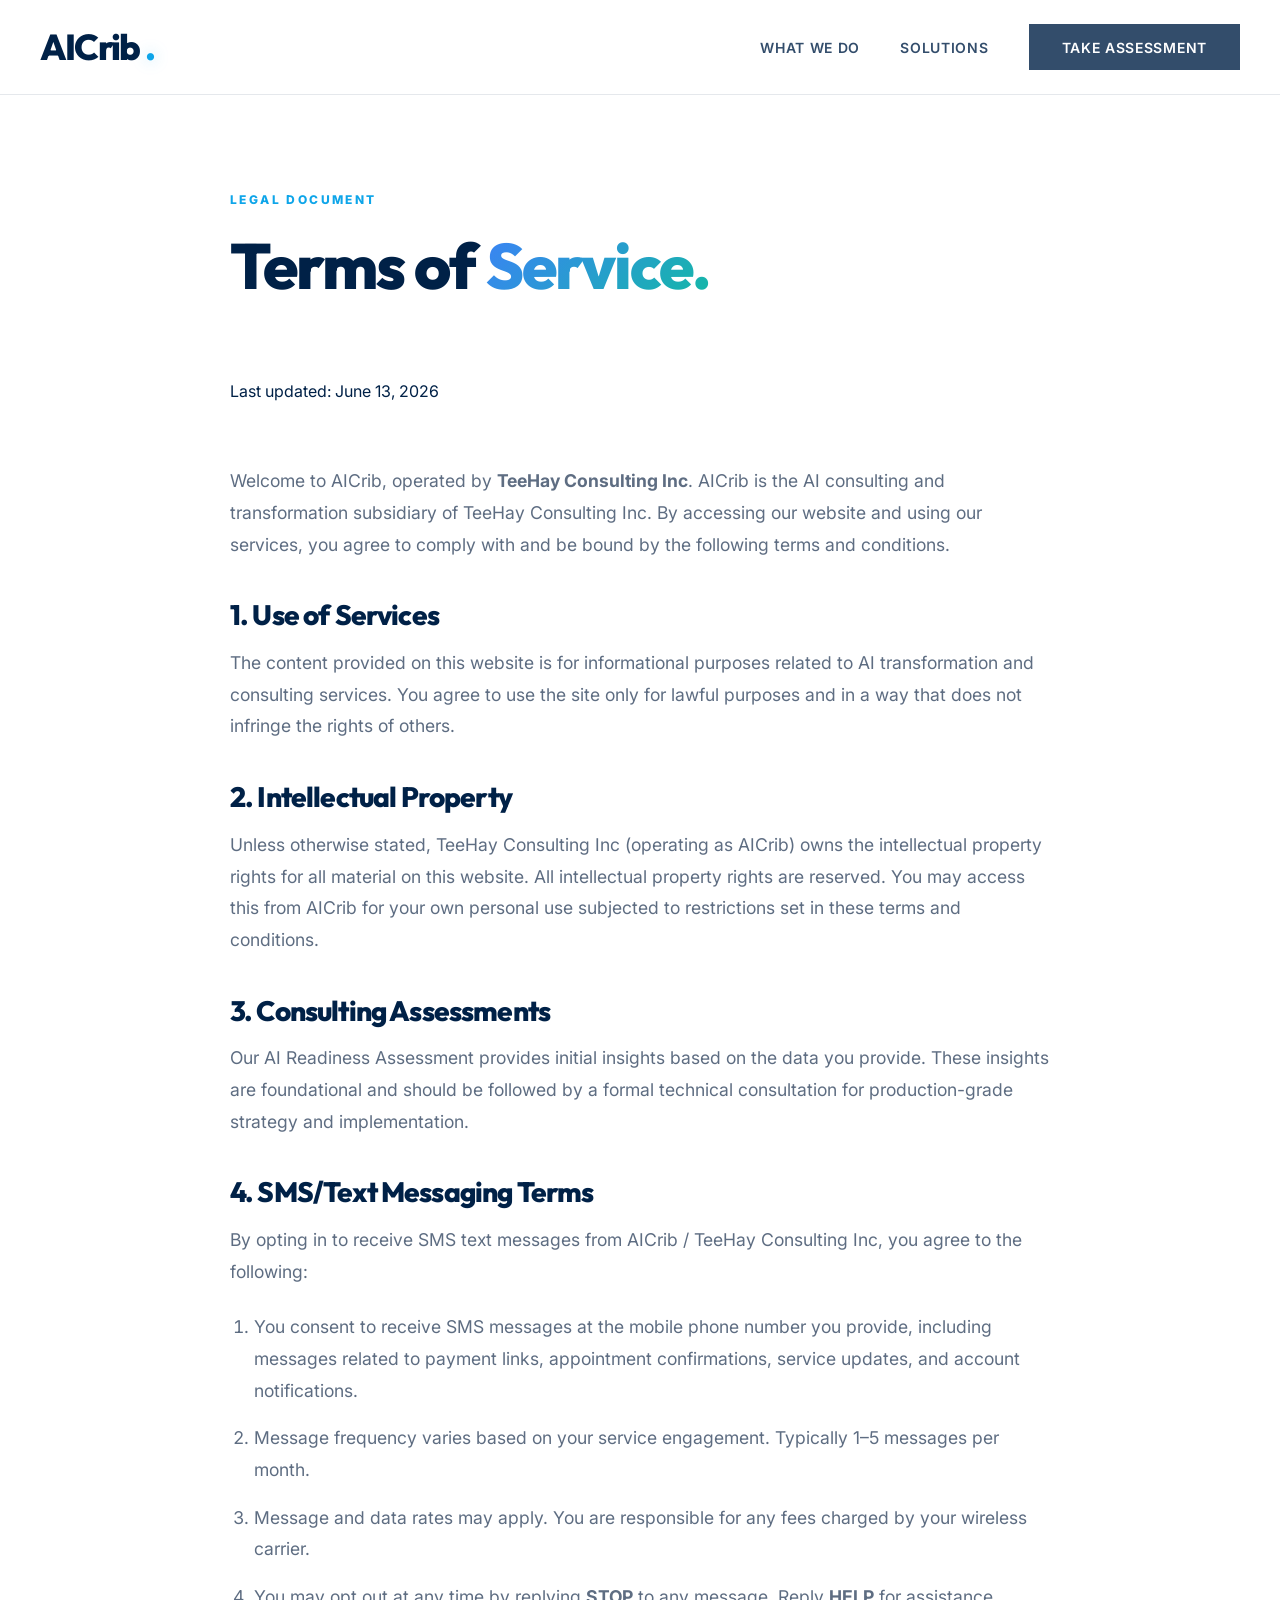
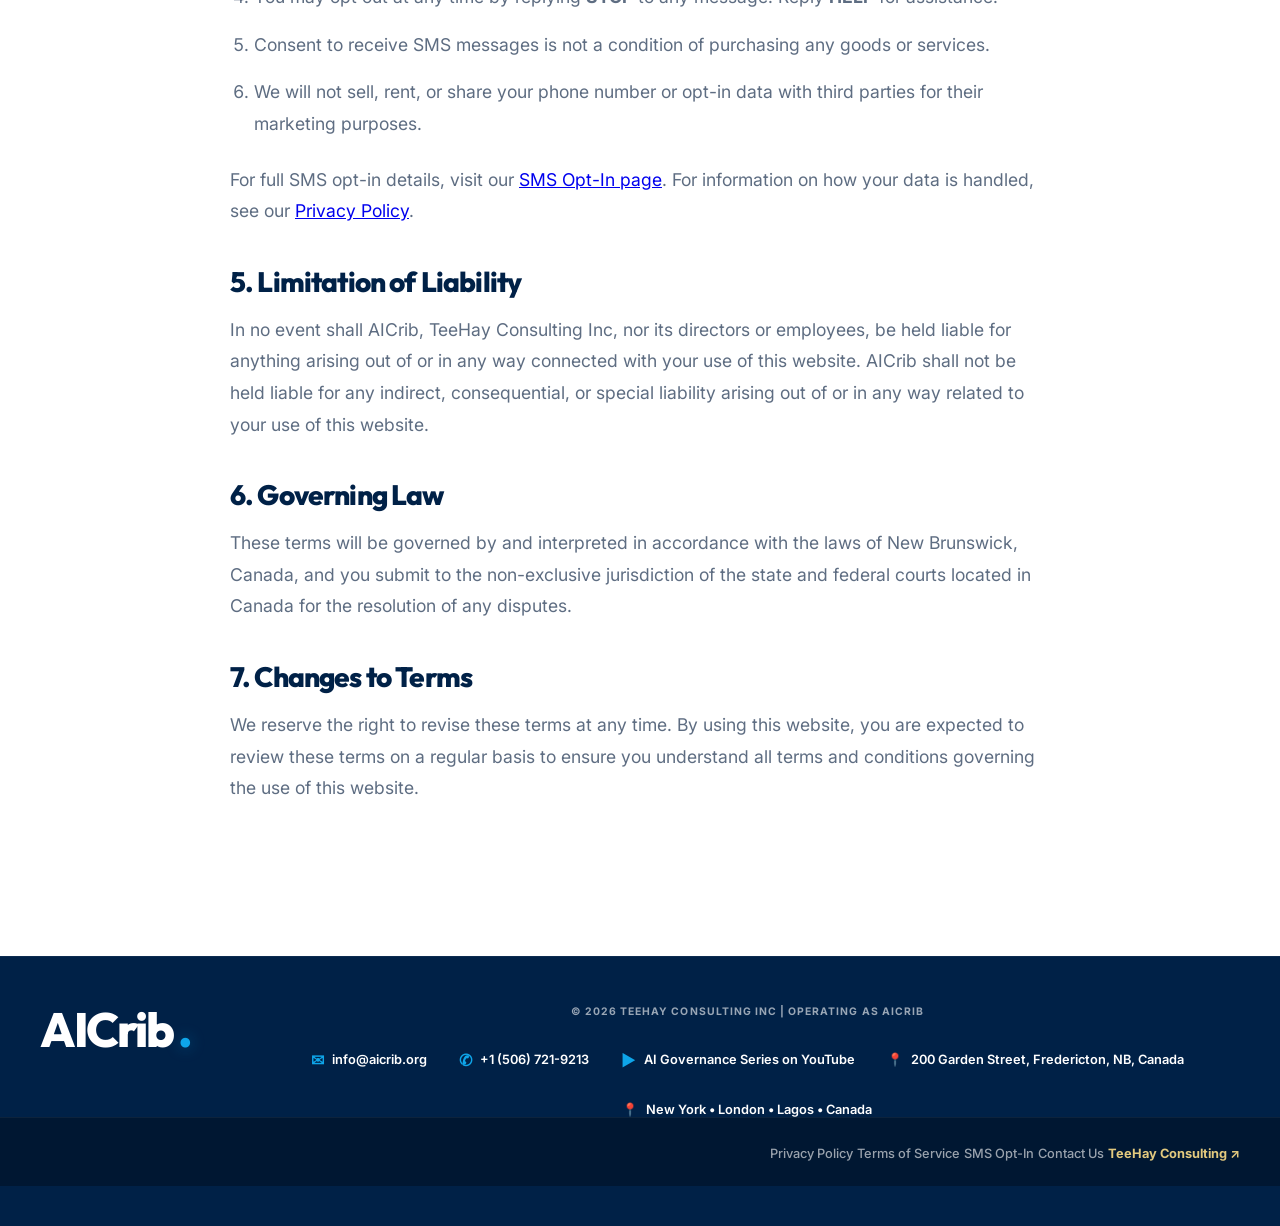
<file: terms.html>
<!DOCTYPE html>
<html lang="en">
<head>
    <meta charset="UTF-8">
    <meta name="viewport" content="width=device-width, initial-scale=1.0">
    <title>Terms of Service | AICrib</title>
    <link rel="preconnect" href="https://fonts.googleapis.com">
    <link rel="preconnect" href="https://fonts.gstatic.com" crossorigin>
    <link href="https://fonts.googleapis.com/css2?family=Outfit:wght@400;500;600;800&family=Inter:wght@400;500;600;700&display=swap" rel="stylesheet">
    <link rel="stylesheet" href="style.css">
    <style>
        .legal-content {
            max-width: 900px;
            margin: 0 auto;
            padding: 12rem 2.5rem 8rem;
        }
        .legal-header {
            margin-bottom: 4rem;
            text-align: left;
        }
        .legal-body {
            color: var(--text-muted);
            line-height: 1.8;
            font-size: 1.1rem;
        }
        .legal-body h2 {
            color: var(--bg-navy);
            margin: 2.5rem 0 1rem;
            font-size: 1.75rem;
        }
        .legal-body p {
            margin-bottom: 1.5rem;
        }
        .legal-body ol {
            margin-bottom: 1.5rem;
            padding-left: 1.5rem;
        }
        .legal-body li {
            margin-bottom: 1rem;
        }
    </style>
</head>
<body>
    <!-- Navigation -->
    <nav class="glass-nav">
        <div class="nav-container">
            <div class="nav-brand">
                <a href="index.html" class="logo">
                    AICrib<span class="dot">.</span>
                </a>
            </div>
            <ul class="nav-links">
                <li><a href="index.html#features">What we do</a></li>
                <li><a href="index.html#solutions">Solutions</a></li>
                <li><a href="assessment.html" class="btn-primary">Take Assessment</a></li>
            </ul>
        </div>
    </nav>

    <main class="legal-content">
        <div class="legal-header">
            <span class="diagonal-label">LEGAL DOCUMENT</span>
            <h1 class="section-title">Terms of <span class="text-gradient">Service.</span></h1>
            <p>Last updated: June 13, 2026</p>
        </div>

        <div class="legal-body">
            <p>Welcome to AICrib, operated by <strong>TeeHay Consulting Inc</strong>. AICrib is the AI consulting and transformation subsidiary of TeeHay Consulting Inc. By accessing our website and using our services, you agree to comply with and be bound by the following terms and conditions.</p>

            <h2>1. Use of Services</h2>
            <p>The content provided on this website is for informational purposes related to AI transformation and consulting services. You agree to use the site only for lawful purposes and in a way that does not infringe the rights of others.</p>

            <h2>2. Intellectual Property</h2>
            <p>Unless otherwise stated, TeeHay Consulting Inc (operating as AICrib) owns the intellectual property rights for all material on this website. All intellectual property rights are reserved. You may access this from AICrib for your own personal use subjected to restrictions set in these terms and conditions.</p>

            <h2>3. Consulting Assessments</h2>
            <p>Our AI Readiness Assessment provides initial insights based on the data you provide. These insights are foundational and should be followed by a formal technical consultation for production-grade strategy and implementation.</p>

            <h2>4. SMS/Text Messaging Terms</h2>
            <p>By opting in to receive SMS text messages from AICrib / TeeHay Consulting Inc, you agree to the following:</p>
            <ol>
                <li>You consent to receive SMS messages at the mobile phone number you provide, including messages related to payment links, appointment confirmations, service updates, and account notifications.</li>
                <li>Message frequency varies based on your service engagement. Typically 1–5 messages per month.</li>
                <li>Message and data rates may apply. You are responsible for any fees charged by your wireless carrier.</li>
                <li>You may opt out at any time by replying <strong>STOP</strong> to any message. Reply <strong>HELP</strong> for assistance.</li>
                <li>Consent to receive SMS messages is not a condition of purchasing any goods or services.</li>
                <li>We will not sell, rent, or share your phone number or opt-in data with third parties for their marketing purposes.</li>
            </ol>
            <p>For full SMS opt-in details, visit our <a href="sms-optin.html">SMS Opt-In page</a>. For information on how your data is handled, see our <a href="privacy.html">Privacy Policy</a>.</p>

            <h2>5. Limitation of Liability</h2>
            <p>In no event shall AICrib, TeeHay Consulting Inc, nor its directors or employees, be held liable for anything arising out of or in any way connected with your use of this website. AICrib shall not be held liable for any indirect, consequential, or special liability arising out of or in any way related to your use of this website.</p>

            <h2>6. Governing Law</h2>
            <p>These terms will be governed by and interpreted in accordance with the laws of New Brunswick, Canada, and you submit to the non-exclusive jurisdiction of the state and federal courts located in Canada for the resolution of any disputes.</p>

            <h2>7. Changes to Terms</h2>
            <p>We reserve the right to revise these terms at any time. By using this website, you are expected to review these terms on a regular basis to ensure you understand all terms and conditions governing the use of this website.</p>
        </div>
    </main>

    <footer class="glass-footer">
        <div class="container footer-inner">
            <div class="footer-brand">
                <a href="index.html" class="logo footer-logo">
                    AICrib<span class="dot">.</span>
                </a>
            </div>
            <div class="footer-info">
                <p class="copyright-text">© 2026 TEEHAY CONSULTING INC | OPERATING AS AICRIB</p>
                <div class="contact-links">
                    <a href="mailto:info@aicrib.org"><span>✉</span> info@aicrib.org</a>
                    <a href="tel:+15067219213"><span>✆</span> +1 (506) 721-9213</a>
                    <a href="https://www.youtube.com/@AI_Crib001" target="_blank" rel="noopener"><span>▶</span> AI Governance Series on YouTube</a>
                    <span id="address-info" class="location-text"><span>📍</span> 200 Garden Street, Fredericton, NB, Canada</span>
                    <span class="location-text"><span>📍</span> New York • London • Lagos • Canada</span>
                </div>
            </div>
        </div>
        <div class="footer-bottom-bar">
            <div class="container footer-bottom-inner">
                <div class="f-legal-links">
                    <a href="privacy.html">Privacy Policy</a>
                    <a href="terms.html">Terms of Service</a>
                    <a href="sms-optin.html">SMS Opt-In</a>
                    <a href="index.html#address-info">Contact Us</a>
                    <a href="teehay.html" class="f-parent-link">TeeHay Consulting ↗</a>
                </div>
            </div>
        </div>
    </footer>
</body>
</html>
</file>
<file: style.css>
/* Design Variables - Innovation Center Inspired (Minimalist & Professional) */
:root {
    --bg-white: #ffffff;
    --bg-offwhite: #f8f9fa;
    --bg-navy: #002147;
    --bg-dark-navy: #001833;
    
    --text-dark: #002147;
    --text-muted: #5e6d82;
    --text-light: #ffffff;
    --text-white-muted: rgba(255, 255, 255, 0.7);
    
    --accent-blue: #0ea5e9;
    --accent-teal: #14b8a6;
    
    --grid-line: rgba(0, 33, 71, 0.05); /* Light gray lines for white sections */
    --grid-line-on-dark: rgba(255, 255, 255, 0.05); /* Soft line for dark sections */
    
    --font-heading: 'Outfit', sans-serif;
    --font-body: 'Inter', sans-serif;
    
    --transition-smooth: all 0.5s cubic-bezier(0.16, 1, 0.3, 1);
    
    --section-padding: 10rem 2rem;
}

/* Base Reset */
* {
    margin: 0;
    padding: 0;
    box-sizing: border-box;
}

html {
    scroll-behavior: smooth;
    background-color: var(--bg-white);
    color: var(--text-dark);
    font-family: var(--font-body);
    overflow-x: hidden;
}

body {
    position: relative;
    overflow-x: hidden;
    min-height: 100vh;
}

/* Precise Grid Background Pattern */
.site-builder-lines {
    position: fixed;
    top: 0;
    left: 0;
    width: 100%;
    height: 100%;
    display: grid;
    grid-template-columns: repeat(4, 1fr);
    pointer-events: none;
    z-index: -1;
}

.site-builder-lines .line {
    border-right: 1px solid var(--grid-line);
    height: 100%;
}

.site-builder-lines .line:last-child {
    border-right: none;
}

/* Section Colors Handling (rhythmic alternation) */
section.dark-section {
    background-color: var(--bg-navy);
    color: var(--text-light);
}

section.dark-section .grid-line-overlay .line {
    border-right-color: var(--grid-line-on-dark);
}

/* Typography */
h1, h2, h3, h4, h5, h6 {
    font-family: var(--font-heading);
    font-weight: 800;
    line-height: 1.1;
    letter-spacing: -0.03em;
}

.text-gradient {
    background: linear-gradient(135deg, #3b82f6 0%, #14b8a6 100%);
    -webkit-background-clip: text;
    -webkit-text-fill-color: transparent;
    background-clip: text;
    color: transparent;
    display: inline-block;
}

/* Navigation - Minimal & Professional */
.glass-nav {
    position: fixed;
    top: 0;
    left: 0;
    width: 100%;
    z-index: 100;
    background: rgba(255, 255, 255, 0.9);
    backdrop-filter: blur(10px);
    -webkit-backdrop-filter: blur(10px);
    border-bottom: 1px solid rgba(0, 33, 71, 0.1);
    transition: var(--transition-smooth);
}

.nav-container {
    max-width: 1400px;
    margin: 0 auto;
    padding: 1.5rem 2.5rem; /* Perfect alignment with section container */
    display: flex;
    justify-content: space-between;
    align-items: center;
}

.nav-brand {
    display: flex;
    flex-direction: column;
    gap: 0;
}

.logo { 
    font-family: var(--font-heading);
    font-size: 2.25rem; /* Increased significantly for power */
    font-weight: 800;
    color: var(--bg-navy);
    text-decoration: none;
    letter-spacing: -0.05em;
    line-height: 1;
    display: inline-flex;
    align-items: center;
    gap: 0.35rem;
}

.logo .dot { 
    color: var(--accent-blue);
    text-shadow: 0 0 15px rgba(14, 165, 233, 0.4);
}

/* Logo icon */
.nav-logo-icon {
    width: 60px;
    height: 60px;
    object-fit: contain;
    flex-shrink: 0;
}

/* Footer logo icon — slightly smaller */
.footer-logo-icon {
    width: 50px;
    height: 50px;
    object-fit: contain;
    flex-shrink: 0;
}

.subsidiary-badge {
    font-size: 0.85rem; /* Larger and more readable */
    text-transform: uppercase;
    letter-spacing: 0.12em;
    color: var(--text-dark);
    text-decoration: none;
    font-weight: 700;
    opacity: 0.9;
    margin-top: 0.25rem;
}

.subsidiary-badge strong {
    color: #b8922e; /* Deep professional gold */
    border-bottom: 1.5px solid #b8922e;
    padding-bottom: 1px;
}

.nav-links {
    display: flex;
    gap: 2.5rem;
    align-items: center;
    list-style: none;
}

.nav-links a {
    color: var(--text-dark);
    text-decoration: none;
    font-weight: 600;
    font-size: 0.875rem;
    text-transform: uppercase;
    letter-spacing: 0.05em;
    transition: var(--transition-smooth);
    opacity: 0.8;
}

.nav-links a:hover,
.nav-links a.active-nav {
    opacity: 1;
    color: var(--accent-blue);
}

/* Buttons - Solid Pill style for IC feel */
.btn-primary, .btn-secondary {
    display: inline-flex;
    align-items: center;
    justify-content: center;
    padding: 0.85rem 2rem;
    border-radius: 0; /* Professional straight edges from IC inspo */
    font-weight: 700;
    font-size: 0.9rem;
    text-decoration: none;
    text-transform: uppercase;
    letter-spacing: 0.08em;
    cursor: pointer;
    transition: var(--transition-smooth);
}

.btn-primary {
    background: var(--bg-navy);
    color: #fff !important;
    border: 1px solid var(--bg-navy);
}

.btn-primary:hover {
    background: var(--bg-dark-navy);
    transform: translateY(-2px);
    box-shadow: 0 10px 20px rgba(0, 33, 71, 0.2);
}

.btn-secondary {
    background: transparent;
    color: var(--text-dark);
    border: 2px solid var(--bg-navy);
}

.btn-secondary:hover {
    background: var(--bg-navy);
    color: white !important;
    transform: translateY(-2px);
}

section.dark-section .btn-secondary {
    color: white;
    border-color: white;
}

section.dark-section .btn-secondary:hover {
    background: white;
    color: var(--bg-navy) !important;
}

/* Layout Core */
.section {
    position: relative;
    padding: 10rem 0; /* Vertical padding only, let container handle horizontal */
    overflow: hidden;
}

.container {
    max-width: 1400px;
    margin: 0 auto;
    padding: 0 2.5rem; /* Matches nav-container exactly */
}

/* Hero Section - Minimalist Professionalism */
.hero {
    min-height: 100vh;
    display: flex;
    align-items: center;
    padding-top: 10rem;
    background: linear-gradient(135deg, #ffffff 0%, #f1f5f9 100%);
}

.hero-inner {
    display: grid;
    grid-template-columns: 1.2fr 0.8fr;
    gap: 5rem;
    align-items: center;
}

.hero-canvas {
    position: absolute;
    top: 0;
    left: 0;
    width: 100%;
    height: 100%;
    z-index: 0;
    pointer-events: none;
    opacity: 0.6; /* Slight transparency so text remains highly readable */
}

.relative-z {
    position: relative;
    z-index: 2;
}

.hero h1 {
    font-size: 6rem; /* Huge impact from IC inspo */
    margin-bottom: 2rem;
    color: var(--bg-navy);
}

.hero p {
    font-size: 1.4rem;
    color: var(--text-muted);
    margin-bottom: 3.5rem;
    line-height: 1.6;
    max-width: 85%;
}

.hero-actions { display: flex; gap: 1.5rem; }

.hero-visual {
    position: relative;
}

.mockup-card {
    border-radius: 4px;
    background: #ffffff;
    border: 1px solid rgba(0, 33, 71, 0.1);
    padding: 3rem;
    box-shadow: 0 40px 80px rgba(0, 33, 71, 0.08);
}

/* Active Engine Mockup Styles */
.active-engine {
    padding: 2.5rem !important;
    background: #fff;
    border-left: 6px solid var(--accent-blue);
}

.mockup-header-row {
    display: flex;
    justify-content: space-between;
    align-items: center;
    margin-bottom: 2rem;
    padding-bottom: 1rem;
    border-bottom: 1px solid rgba(0, 33, 71, 0.05);
}

.engine-id {
    font-size: 0.7rem;
    font-weight: 800;
    color: var(--bg-navy);
    letter-spacing: 0.1em;
}

.status-beat {
    display: flex;
    align-items: center;
    gap: 0.5rem;
}

.beat-dot {
    width: 6px;
    height: 6px;
    background: #14b8a6;
    border-radius: 50%;
    box-shadow: 0 0 10px rgba(20, 184, 166, 0.8);
    animation: engine-pulse 2s infinite;
}

.beat-text {
    font-size: 0.65rem;
    font-weight: 800;
    color: #14b8a6;
    letter-spacing: 0.05em;
}

.engine-main-metric {
    margin-bottom: 2rem;
}

.metric-val {
    display: block;
    font-size: 4rem;
    font-family: var(--font-heading);
    font-weight: 800;
    line-height: 1;
    color: var(--bg-navy);
    letter-spacing: -0.04em;
}

.metric-lab {
    font-size: 0.75rem;
    font-weight: 700;
    color: var(--text-muted);
    text-transform: uppercase;
    letter-spacing: 0.15em;
    margin-top: 0.5rem;
    display: block;
}

.mini-metrics {
    display: flex;
    align-items: center;
    gap: 2rem;
    margin-bottom: 2.5rem;
}

.m-item {
    display: flex;
    flex-direction: column;
}

.m-val {
    font-family: var(--font-heading);
    font-size: 1.5rem;
    font-weight: 800;
    color: var(--bg-navy);
}

.m-lab {
    font-size: 0.6rem;
    font-weight: 700;
    color: var(--text-muted);
    text-transform: uppercase;
    letter-spacing: 0.1em;
}

.m-line {
    width: 1px;
    height: 30px;
    background: rgba(0, 33, 71, 0.1);
}

.deployment-stream {
    background: #f8fafc;
    border-radius: 2px;
    padding: 1.25rem;
    font-family: monospace;
    font-size: 0.7rem;
    color: var(--text-muted);
}

.stream-line {
    margin-bottom: 0.5rem;
    display: flex;
    gap: 0.75rem;
}

.stream-line:last-child { margin-bottom: 0; }

.stream-line .suc { color: #14b8a6; font-weight: 800; }
.stream-line .ld { color: var(--accent-blue); animation: spin 2s linear infinite; display: inline-block; }

@keyframes engine-pulse {
    0% { transform: scale(1); opacity: 1; }
    50% { transform: scale(1.4); opacity: 0.5; }
    100% { transform: scale(1); opacity: 1; }
}

@keyframes spin {
    100% { transform: rotate(360deg); }
}

/* Stats Section - IC checkerboard vibe */
.stats-section {
    background: var(--bg-navy);
    color: white;
}

.stats-bar {
    display: grid;
    grid-template-columns: repeat(auto-fit, minmax(250px, 1fr));
    gap: 0;
}

.stat-item {
    padding: 5rem 3rem;
    border: 1px solid rgba(255, 255, 255, 0.1);
    text-align: left;
}

.stat-big {
    font-size: 4rem;
    font-weight: 800;
    display: block;
    margin-bottom: 0.5rem;
    font-family: var(--font-heading);
}

.stat-text {
    font-size: 0.8rem;
    text-transform: uppercase;
    letter-spacing: 0.15em;
    color: rgba(255, 255, 255, 0.6);
    font-weight: 700;
}

/* Grid Line Overlay for sections */
.grid-line-overlay {
    position: absolute;
    inset: 0;
    display: grid;
    grid-template-columns: repeat(4, 1fr);
    pointer-events: none;
    z-index: 0;
}

.grid-line-overlay .line {
    border-right: 1px solid var(--grid-line);
    height: 100%;
}

.container-relative {
    position: relative;
    z-index: 1;
}

/* Features Grid - Minimal Cards */
.section-title {
    font-size: 4rem;
    margin-bottom: 5rem;
    color: var(--bg-navy);
}

.diagonal-label {
    font-size: 0.75rem;
    font-weight: 800;
    text-transform: uppercase;
    letter-spacing: 0.2em;
    color: var(--accent-blue);
    margin-bottom: 1.5rem;
    display: block;
}

.features-grid {
    display: grid;
    grid-template-columns: repeat(4, 1fr);
    gap: 0;
    border: 1px solid rgba(0, 33, 71, 0.1);
}

.feature-card {
    padding: 3rem;
    background: #ffffff;
    border: 1px solid rgba(0, 33, 71, 0.1);
    transition: var(--transition-smooth);
    display: flex;
    flex-direction: column;
}

.feature-card:hover {
    border-color: var(--accent-blue);
    transform: translateY(-5px);
}

.card-icon {
    font-size: 2.5rem;
    margin-bottom: 1.5rem;
    display: block;
    line-height: 1;
}

.feature-icon {
    font-size: 2.5rem;
    margin-bottom: 2.5rem;
}

.feature-card h3 {
    font-size: 1.75rem;
    margin-bottom: 1.5rem;
    color: var(--bg-navy);
}

.feature-card p {
    color: var(--text-muted);
    line-height: 1.7;
    font-size: 1rem;
}

/* Solutions Grid */
.solutions-grid {
    display: grid;
    grid-template-columns: repeat(auto-fit, minmax(400px, 1fr));
    gap: 0;
}

.solution-card {
    padding: 5rem 4rem;
    border: 1px solid rgba(255, 255, 255, 0.05);
    position: relative;
}

.solution-number {
    font-size: 8rem;
    position: absolute;
    top: 2rem;
    right: 2rem;
    opacity: 0.05;
    font-weight: 900;
}

.solution-card h3 {
    font-size: 2rem;
    margin-bottom: 1.5rem;
}

.solution-list {
    list-style: none;
    margin-top: 2rem;
}

.solution-list li {
    padding: 0.75rem 0;
    border-bottom: 1px solid rgba(255, 255, 255, 0.1);
    font-size: 0.9rem;
    color: rgba(255, 255, 255, 0.6);
}

/* Globally Ambitious Section Styling */
.global-section {
    padding: 5rem 0 3rem; /* Reduced for ultra-flat architectural feel */
}

.global-grid {
    display: grid;
    grid-template-columns: repeat(3, 1fr);
    grid-auto-rows: 200px; /* Reduced for ultra-flat architectural look */
    gap: 1rem;
    margin-top: 4rem;
}

.location-card {
    position: relative;
    overflow: hidden;
    cursor: pointer;
}

.location-card img {
    width: 100%;
    height: 100%;
    object-fit: cover;
    transition: transform 0.8s cubic-bezier(0.16, 1, 0.3, 1);
    filter: brightness(0.85);
}

.location-card:hover img {
    transform: scale(1.1);
    filter: brightness(0.6);
}

.location-overlay {
    position: absolute;
    inset: 0;
    display: flex;
    flex-direction: column;
    align-items: center;
    justify-content: center;
    background: linear-gradient(to top, rgba(0, 33, 71, 0.6) 0%, transparent 60%);
    padding: 2rem;
    text-align: center;
    transition: var(--transition-smooth);
}

.location-overlay h3 {
    color: white;
    font-size: 1.5rem; /* Slightly smaller for compact grid */
    font-weight: 800;
    margin-bottom: 1rem;
    letter-spacing: -0.02em;
}

.explore-circle {
    width: 80px; /* Scaled down for compact grid */
    height: 80px;
    border: 1px solid rgba(255, 255, 255, 0.8);
    border-radius: 50%;
    display: flex;
    align-items: center;
    justify-content: center;
    color: white;
    font-size: 0.75rem;
    font-weight: 800;
    letter-spacing: 0.15em;
    opacity: 0;
    transform: scale(0.8);
    transition: var(--transition-smooth);
}

.location-card:hover .explore-circle {
    opacity: 1;
    transform: scale(1);
}

@media (max-width: 1024px) {
    .global-grid {
        grid-template-columns: repeat(2, 1fr);
    }
}

@media (max-width: 768px) {
    .global-grid {
        grid-template-columns: 1fr;
    }
    .location-card {
        grid-auto-rows: 300px;
    }
}

/* Subsidiary & Trust Banner (New Profile Section) */
.subsidiary-banner {
    padding: 10rem 0 6rem; /* Increased top padding to push content down */
    position: relative;
    background: linear-gradient(to right, #00152b 0%, var(--bg-navy) 100%);
    border-top: 1px solid rgba(255, 255, 255, 0.05);
}

.banner-inner {
    display: flex;
    justify-content: space-between;
    align-items: center;
    gap: 4rem;
}

.subsidiary-brand {
    flex: 1;
}

.sub-label {
    font-size: 0.75rem;
    font-weight: 800;
    color: rgba(255, 255, 255, 0.8);
    letter-spacing: 0.2em;
    display: block;
    margin-bottom: 1.25rem;
    text-transform: uppercase;
}

.aicrib-huge {
    font-family: var(--font-heading);
    font-size: 1.8rem;
    font-weight: 900;
    color: #ffffff;
    letter-spacing: -0.02em;
    margin-right: 0.5rem;
}

.parent-logo-group {
    display: flex;
    align-items: center;
    gap: 1.5rem;
    margin-bottom: 1.5rem;
}

.th-logo-square {
    width: 60px;
    height: 60px;
    background: #e2c97e; /* Gold brand color from logo */
    color: #002147;
    font-size: 1.75rem;
    font-weight: 900;
    display: flex;
    align-items: center;
    justify-content: center;
    border-radius: 4px;
    box-shadow: 0 10px 30px rgba(226, 201, 126, 0.2);
}

.parent-name {
    font-family: var(--font-heading);
    font-size: 2.5rem;
    font-weight: 800;
    color: #e2e8f0;
    letter-spacing: -0.02em;
}

.parent-name span {
    font-size: 1.5rem;
    color: #e2c97e;
    vertical-align: top;
    opacity: 0.6;
}

.service-pill-row {
    font-size: 0.9rem;
    font-weight: 600;
    color: rgba(255, 255, 255, 0.35);
    letter-spacing: 0.05em;
}

.banner-metrics {
    display: flex;
    align-items: center;
    gap: 3rem;
    flex: 0 0 auto;
}

.b-metric {
    display: flex;
    flex-direction: column;
    gap: 0.75rem;
}

.b-val {
    font-family: var(--font-heading);
    font-size: 2.25rem;
    font-weight: 900;
    color: #e2c97e;
    line-height: 1;
}

.b-lab {
    font-size: 0.6rem;
    font-weight: 800;
    color: rgba(255, 255, 255, 0.4);
    text-transform: uppercase;
    letter-spacing: 0.15em;
    line-height: 1.6;
}

.b-divider {
    width: 1px;
    height: 60px;
    background: rgba(255, 255, 255, 0.1);
}

@media (max-width: 1024px) {
    .banner-inner {
        flex-direction: column;
        text-align: center;
        gap: 5rem;
    }
    .parent-logo-group {
        justify-content: center;
    }
}

/* Contact Form - Professional Minimal */
.contact-section {
    padding: 4rem 0;
    background: var(--bg-offwhite);
}

.contact-inner {
    display: grid;
    grid-template-columns: 1fr 1.2fr;
    gap: 6rem;
    align-items: flex-start;
}

.contact-form {
    padding: 0;
    background: transparent;
    display: grid;
}

.form-group {
    margin-bottom: 1.5rem;
}

.form-group input,
.form-group select,
.form-group textarea {
    width: 100%;
    padding: 1rem 0;
    border: none;
    border-bottom: 1px solid rgba(0, 33, 71, 0.1);
    background: transparent;
    font-size: 1.1rem;
    font-family: inherit;
    color: var(--bg-navy);
    outline: none;
    transition: var(--transition-smooth);
}

.form-group input:focus,
.form-group select:focus,
.form-group textarea:focus {
    border-bottom-color: var(--bg-navy);
}

.form-group label {
    font-size: 0.75rem;
    text-transform: uppercase;
    font-weight: 800;
    letter-spacing: 0.15em;
    color: var(--bg-navy);
}

/* Footer - Minimalist Architectural Style (Matching IC Inspo) */
.glass-footer {
    background: var(--bg-navy);
    color: white;
    padding: 3rem 0 2.5rem; /* Ultra-compact as requested */
    border-top: 1px solid rgba(255, 255, 255, 0.05);
}

.footer-bottom-bar {
    background: rgba(0, 0, 0, 0.3); /* Dark secondary bar at base */
    padding: 1.5rem 0;
    border-top: 1px solid rgba(255, 255, 255, 0.05);
}

.footer-bottom-inner {
    display: flex;
    justify-content: flex-end; /* Align to right like in user image screenshot footer section */
}

.social-links-row {
    display: flex;
    gap: 2.5rem;
    margin-top: 2rem;
}

.social-links-row a {
    display: flex;
    align-items: center;
    gap: 0.75rem;
    color: rgba(255, 255, 255, 0.8);
    font-size: 0.9rem;
    font-weight: 700;
    text-decoration: none;
    transition: var(--transition-smooth);
}

.f-legal-links a {
    color: rgba(255, 255, 255, 0.6); /* Restored light architectural gray */
    font-size: 0.8rem;
    font-weight: 500;
    text-decoration: none; /* Removed the default blue/purple underlines */
    transition: var(--transition-smooth);
}

.f-legal-links a:hover {
    color: white;
}

.social-links-row a:hover {
    color: white;
    transform: translateY(-2px);
}

.social-icon-box {
    width: 28px;
    height: 28px;
    background: rgba(255, 255, 255, 0.05);
    border: 1px solid rgba(255, 255, 255, 0.1);
    display: flex;
    align-items: center;
    justify-content: center;
    font-size: 0.7rem;
    font-weight: 900;
}

/* ===== PREMIUM AI FLOATING ASSISTANT ===== */
.chatbot-container {
    position: fixed;
    bottom: 1.5rem;
    right: 1.5rem;
    z-index: 10000;
}

.chatbot-toggle {
    width: 50px; /* Compact & Architectural */
    height: 50px;
    background: linear-gradient(135deg, #4169e1 0%, #002147 100%); /* Royal to Deep Blue */
    border: none;
    border-radius: 50%;
    cursor: pointer;
    box-shadow: 0 12px 30px rgba(65, 105, 225, 0.4);
    display: flex;
    align-items: center;
    justify-content: center;
    transition: all 0.6s cubic-bezier(0.23, 1, 0.32, 1);
    animation: floatingAdvisor 5s ease-in-out infinite; /* Flying effect */
}

@keyframes floatingAdvisor {
    0% { transform: translate(0, 0) rotate(0deg); }
    25% { transform: translate(2px, -8px) rotate(2deg); }
    50% { transform: translate(-2px, -4px) rotate(-2deg); }
    75% { transform: translate(2px, -6px) rotate(2deg); }
    100% { transform: translate(0, 0) rotate(0deg); }
}

.chatbot-toggle:hover {
    transform: scale(1.15) !important;
    animation-play-state: paused;
    box-shadow: 0 15px 35px rgba(226, 201, 126, 0.7);
}

.chat-icon {
    font-size: 1.2rem;
    filter: drop-shadow(0 1px 2px rgba(0,0,0,0.1));
}

.chatbot-panel {
    position: absolute;
    bottom: 4rem;
    right: 0;
    width: 340px; /* Reduced space */
    background: white;
    box-shadow: 0 30px 70px rgba(0, 33, 71, 0.3);
    display: none;
    flex-direction: column;
    border: 1px solid rgba(0, 33, 71, 0.1);
    transform-origin: bottom right;
    animation: advisorFlyIn 0.5s cubic-bezier(0.19, 1, 0.22, 1);
}

@keyframes advisorFlyIn {
    from { 
        transform: scale(0.5) translateY(50px) rotate(5deg); 
        opacity: 0; 
    }
    to { 
        transform: scale(1) translateY(0) rotate(0deg); 
        opacity: 1; 
    }
}

.chatbot-panel.active {
    display: flex;
}

.chatbot-header {
    background: var(--bg-navy);
    padding: 1.25rem;
    color: white;
    display: flex;
    align-items: center;
    gap: 1rem;
}

.advisor-thumb {
    width: 36px;
    height: 36px;
    background: #e2c97e;
    color: var(--bg-navy);
    font-weight: 900;
    display: flex;
    align-items: center;
    justify-content: center;
    border-radius: 4px;
}

.advisor-info {
    flex: 1;
    display: flex;
    flex-direction: column;
}

.advisor-name {
    font-weight: 700;
    font-size: 0.85rem;
}

.advisor-status {
    font-size: 0.65rem;
    color: #4ade80;
    font-weight: 800;
    display: flex;
    align-items: center;
    gap: 4px;
}

.advisor-status::before {
    content: '';
    width: 6px;
    height: 6px;
    background: #4ade80;
    border-radius: 50%;
    display: inline-block;
}

.chatbot-close {
    background: transparent;
    border: none;
    color: rgba(255, 255, 255, 0.4);
    cursor: pointer;
    font-size: 1.1rem;
}

.chatbot-messages {
    height: 320px;
    padding: 1.25rem;
    overflow-y: auto;
    background: #f8fafc;
    display: flex;
    flex-direction: column;
    gap: 1rem;
}

.message {
    padding: 0.85rem 1rem;
    font-size: 0.85rem;
    line-height: 1.6;
    max-width: 85%;
}

.advisor-msg {
    background: white;
    border: 1px solid rgba(0, 33, 71, 0.05);
    color: var(--bg-navy);
    align-self: flex-start;
}

.user-msg {
    background: var(--bg-navy);
    color: white;
    align-self: flex-end;
}

.chatbot-input-wrap {
    padding: 0.75rem;
    display: flex;
    gap: 0.5rem;
    border-top: 1px solid rgba(0, 33, 71, 0.1);
}

.chatbot-input-wrap input {
    flex: 1;
    border: 1px solid rgba(0, 33, 71, 0.1);
    padding: 0.75rem;
    font-size: 0.85rem;
    background: #fdfdfd;
}

.chatbot-input-wrap button {
    background: var(--bg-navy);
    color: white;
    border: none;
    width: 40px;
    cursor: pointer;
    font-weight: 900;
}

.f-parent-link {
    color: #e2c97e !important; /* Gold corporate color */
    font-weight: 700 !important;
}

.footer-inner {
    display: flex;
    justify-content: space-between;
    align-items: flex-start;
    gap: 4rem;
}

/* Footer Brand */
.footer-logo {
    color: white !important;
    font-size: 3rem !important; /* Large impact */
    opacity: 1;
}

/* Footer Center Info */
.footer-info {
    text-align: center;
    flex: 1;
    display: flex;
    flex-direction: column;
    align-items: center;
    gap: 1.5rem;
}

.copyright-text {
    font-size: 0.65rem;
    font-weight: 700;
    letter-spacing: 0.1em;
    color: rgba(255, 255, 255, 0.6);
    margin-bottom: 0.5rem;
}

.contact-links {
    display: flex;
    gap: 2rem;
    justify-content: center;
    flex-wrap: wrap;
}

.contact-links a, .contact-links span {
    color: white;
    text-decoration: none;
    font-size: 0.8rem;
    font-weight: 600;
    display: flex;
    align-items: center;
    gap: 0.5rem;
    transition: var(--transition-smooth);
}

.contact-links a span {
    font-size: 1rem;
    color: var(--accent-blue);
}

.contact-links a:hover {
    color: var(--accent-blue);
}

.legal-links {
    display: flex;
    gap: 1.5rem;
    margin-top: 1rem;
}

.legal-links a {
    color: white;
    text-decoration: none;
    font-size: 0.85rem;
    font-weight: 700;
    transition: var(--transition-smooth);
}

.legal-links a:hover {
    color: var(--accent-blue);
}

/* Footer Newsletter (Right) */
.footer-newsletter {
    flex: 0 0 350px;
}

.footer-newsletter h4 {
    font-size: 1.75rem;
    margin-bottom: 1rem;
    letter-spacing: -0.02em;
}

.footer-newsletter p {
    font-size: 0.85rem;
    color: rgba(255, 255, 255, 0.6);
    line-height: 1.5;
    margin-bottom: 1.5rem;
}

.newsletter-form {
    display: flex;
    border: 1px solid white;
    padding: 2px;
}

.newsletter-form input {
    flex: 1;
    background: transparent;
    border: none;
    padding: 0.75rem 1rem;
    color: white;
    font-family: inherit;
    font-size: 0.9rem;
    outline: none;
}

.newsletter-form button {
    background: white;
    color: var(--bg-navy);
    border: none;
    padding: 0.75rem 1.5rem;
    font-weight: 800;
    text-transform: uppercase;
    font-size: 0.75rem;
    letter-spacing: 0.05em;
    cursor: pointer;
    transition: var(--transition-smooth);
}

.newsletter-form button:hover {
    background: var(--accent-blue);
    color: white;
}

.terms-note {
    font-size: 0.7rem !important;
    margin-top: 1rem;
}

.terms-note a {
    color: white;
    text-decoration: underline;
}

/* Responsive Footer */
@media (max-width: 1100px) {
    .footer-inner {
        flex-direction: column;
        align-items: center;
        text-align: center;
        gap: 4rem;
    }
    .footer-newsletter {
        flex: 1;
        max-width: 500px;
    }
    .footer-info {
        order: 3;
    }
    .footer-newsletter {
        order: 2;
    }
    .footer-brand {
        order: 1;
    }
}

/* Fade In Animations */
.fade-in-up, .fade-in-right {
    opacity: 0;
    transform: translateY(40px);
    transition: var(--transition-smooth);
}

.fade-in-up.visible, .fade-in-right.visible {
    opacity: 1;
    transform: translate(0);
}

.delay-1 { transition-delay: 0.1s; }
.delay-2 { transition-delay: 0.2s; }
.delay-3 { transition-delay: 0.3s; }

/* --- ZERO-IMPACT BI-VERSION ARCHITECTURE --- */

/* Mobile Perfection (Only affects Smartphone/Small Tablet) */
@media (max-width: 768px) {
    /* 1. Global Reset for Mobile */
    .section { padding: 4rem 0 !important; }
    .section-title { font-size: 2rem !important; margin-bottom: 2rem !important; }
    .hero { padding: 8rem 0 3rem !important; }
    .hero h1 { font-size: 2.2rem !important; text-align: center; }
    .hero p { font-size: 1rem !important; text-align: center; }
    .hero-actions { justify-content: center; }
    .hero-inner { grid-template-columns: 1fr !important; }

    /* 2. Grid Collapsing (Single Column for Handhelds) */
    .features-grid { grid-template-columns: 1fr !important; gap: 1rem !important; }
    .global-grid { grid-template-columns: 1fr !important; grid-auto-rows: 250px !important; }
    .stats-bar { grid-template-columns: 1fr !important; gap: 0 !important; }
    .solutions-grid { grid-template-columns: 1fr !important; }
    .solution-card { padding: 3rem 2rem !important; }

    /* 3. Subsidiary Banner (Trust Banner) */
    .banner-inner { flex-direction: column !important; text-align: center !important; }
    .banner-metrics { grid-template-columns: 1fr !important; display: grid !important; width: 100% !important; gap: 2rem !important; }
    .b-divider { display: none !important; }
    .parent-name { font-size: 1.75rem !important; }

    /* 4. Contact Form */
    .contact-inner { grid-template-columns: 1fr !important; text-align: center !important; }
    .contact-form-wrap { margin-top: 3rem; }

    /* 5. Navigation Transformation (Hamburger Slide) */
    .mobile-menu-toggle {
        display: block !important;
        font-size: 1.8rem;
        color: var(--bg-navy);
        cursor: pointer;
        z-index: 10001;
    }

    .nav-links {
        position: fixed;
        top: 0;
        left: -100%;
        width: 100%;
        height: 100vh;
        background: rgba(255, 255, 255, 0.98);
        flex-direction: column;
        justify-content: center;
        align-items: center;
        transition: 0.6s cubic-bezier(0.19, 1, 0.22, 1);
        z-index: 10000;
        gap: 2rem !important;
    }

    .nav-links.active { left: 0; }
    .nav-links a { font-size: 1.5rem; font-weight: 800; color: var(--bg-navy); }

    /* 6. Footer Clean-up */
    .footer-inner { flex-direction: column !important; text-align: center !important; }
    .footer-newsletter { flex: 1 !important; min-width: 100% !important; margin-top: 3rem; }
    .footer-bottom-inner { flex-direction: column !important; gap: 1.5rem !important; text-align: center !important; }

    /* 7. Chatbot Full-Screen Shift */
    .chatbot-panel {
        position: fixed;
        bottom: 0;
        right: 0;
        width: 100%;
        height: 70vh;
        border-radius: 20px 20px 0 0;
        border: none;
    }
}

/* Ensure Toggle stays hidden on all desktop and tablet-landscapes */
.mobile-menu-toggle { display: none; }
</file>
